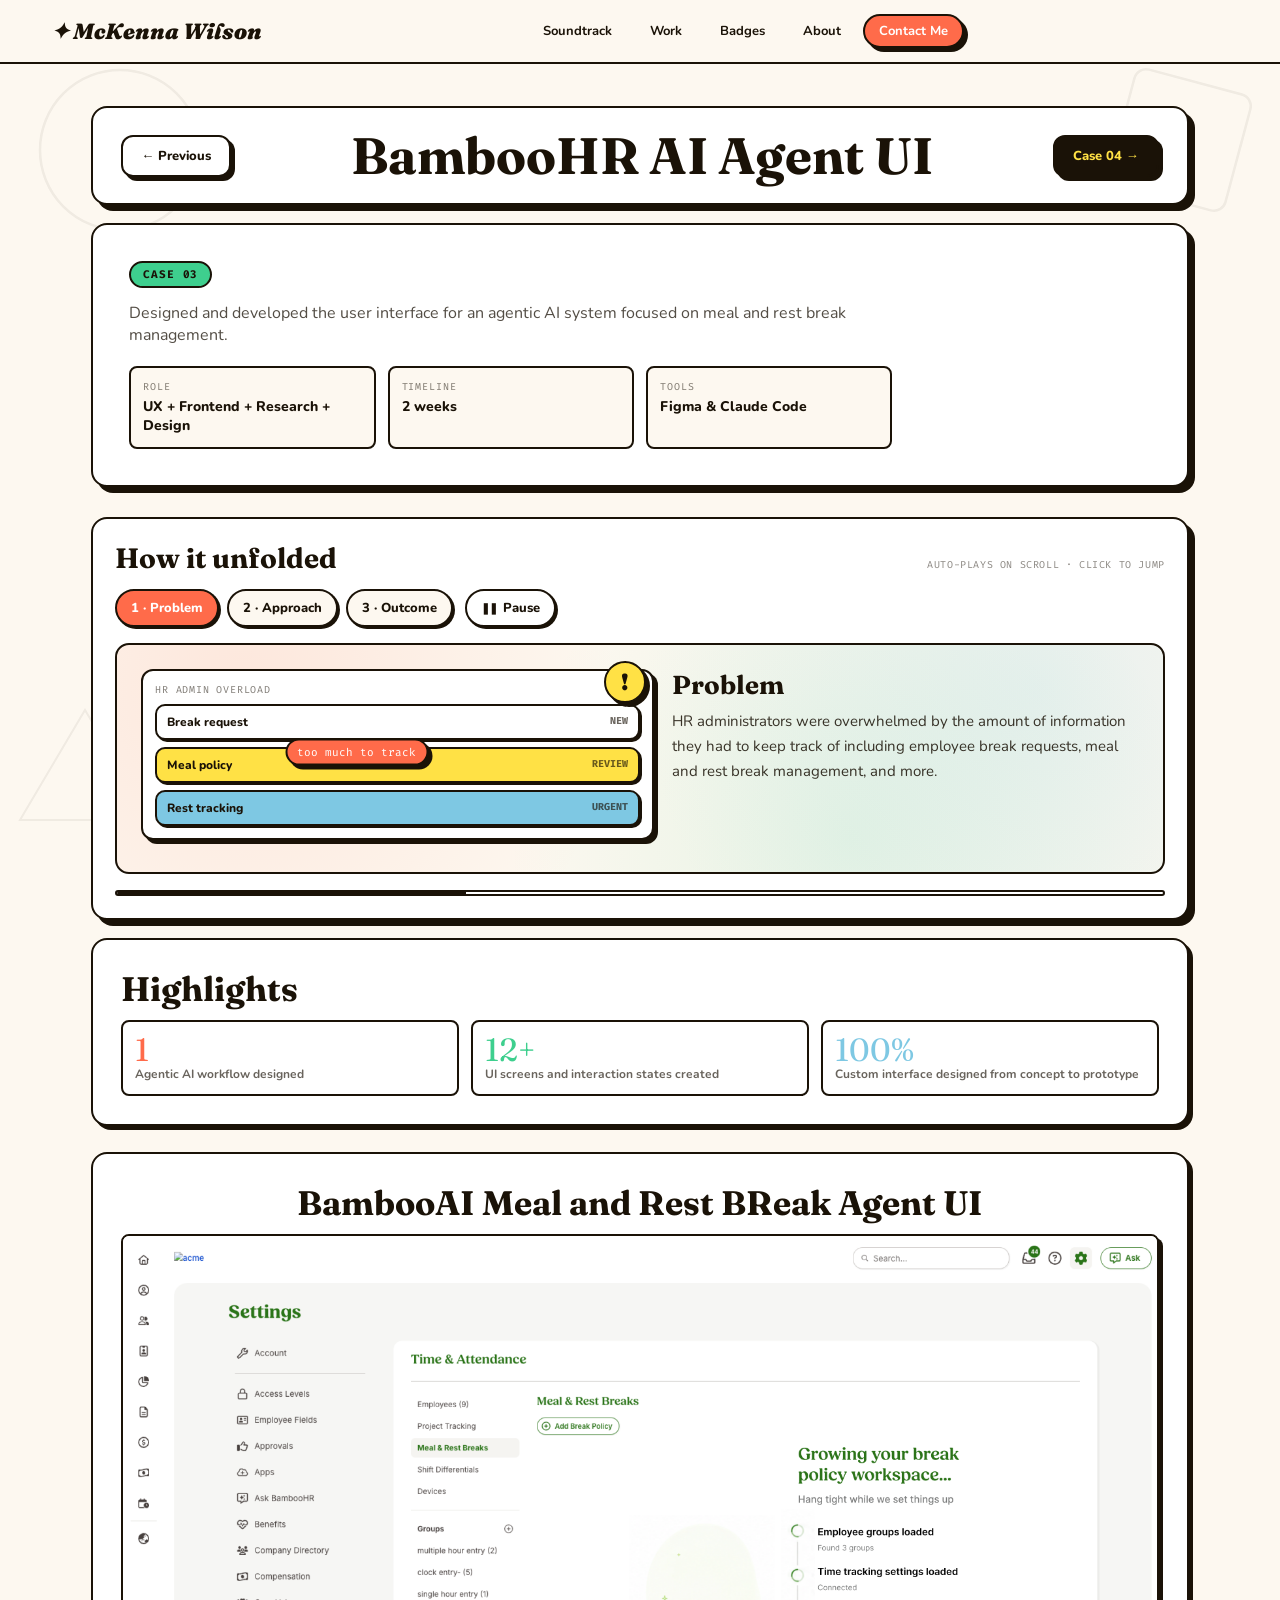
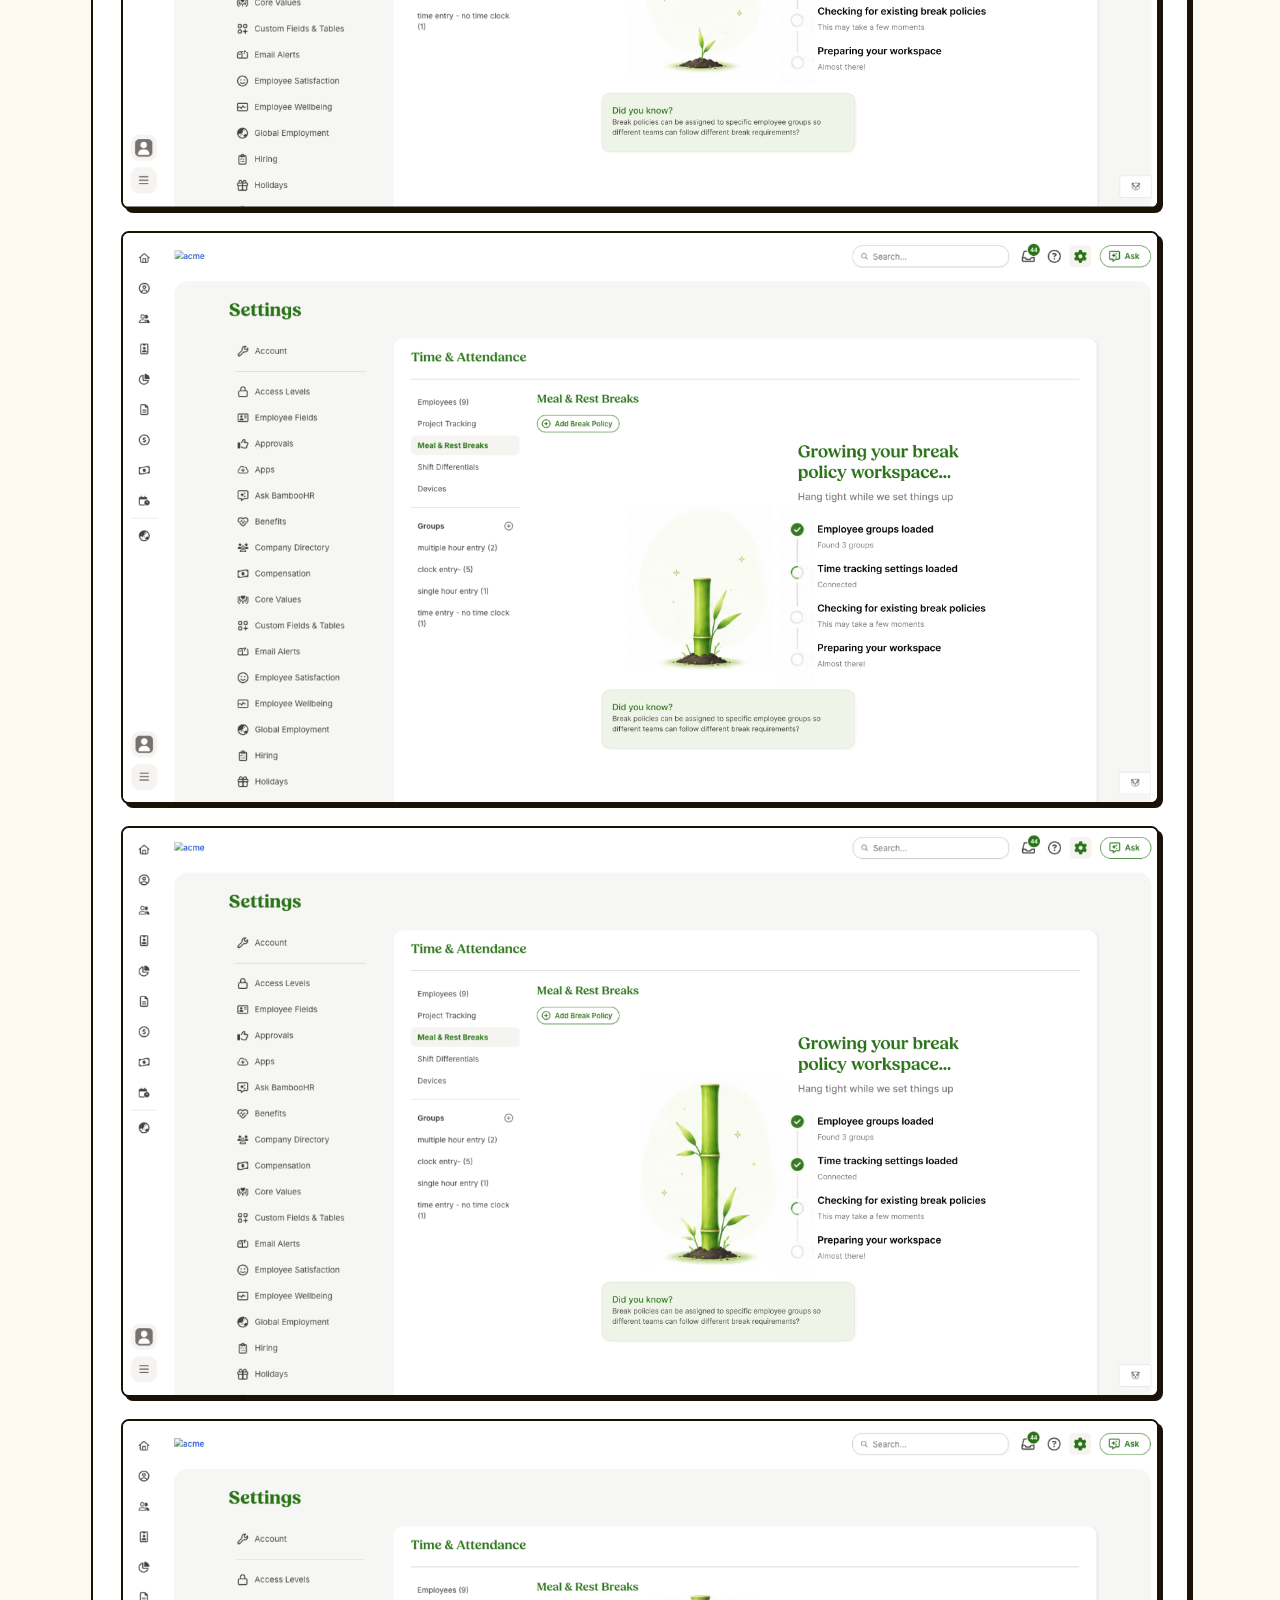
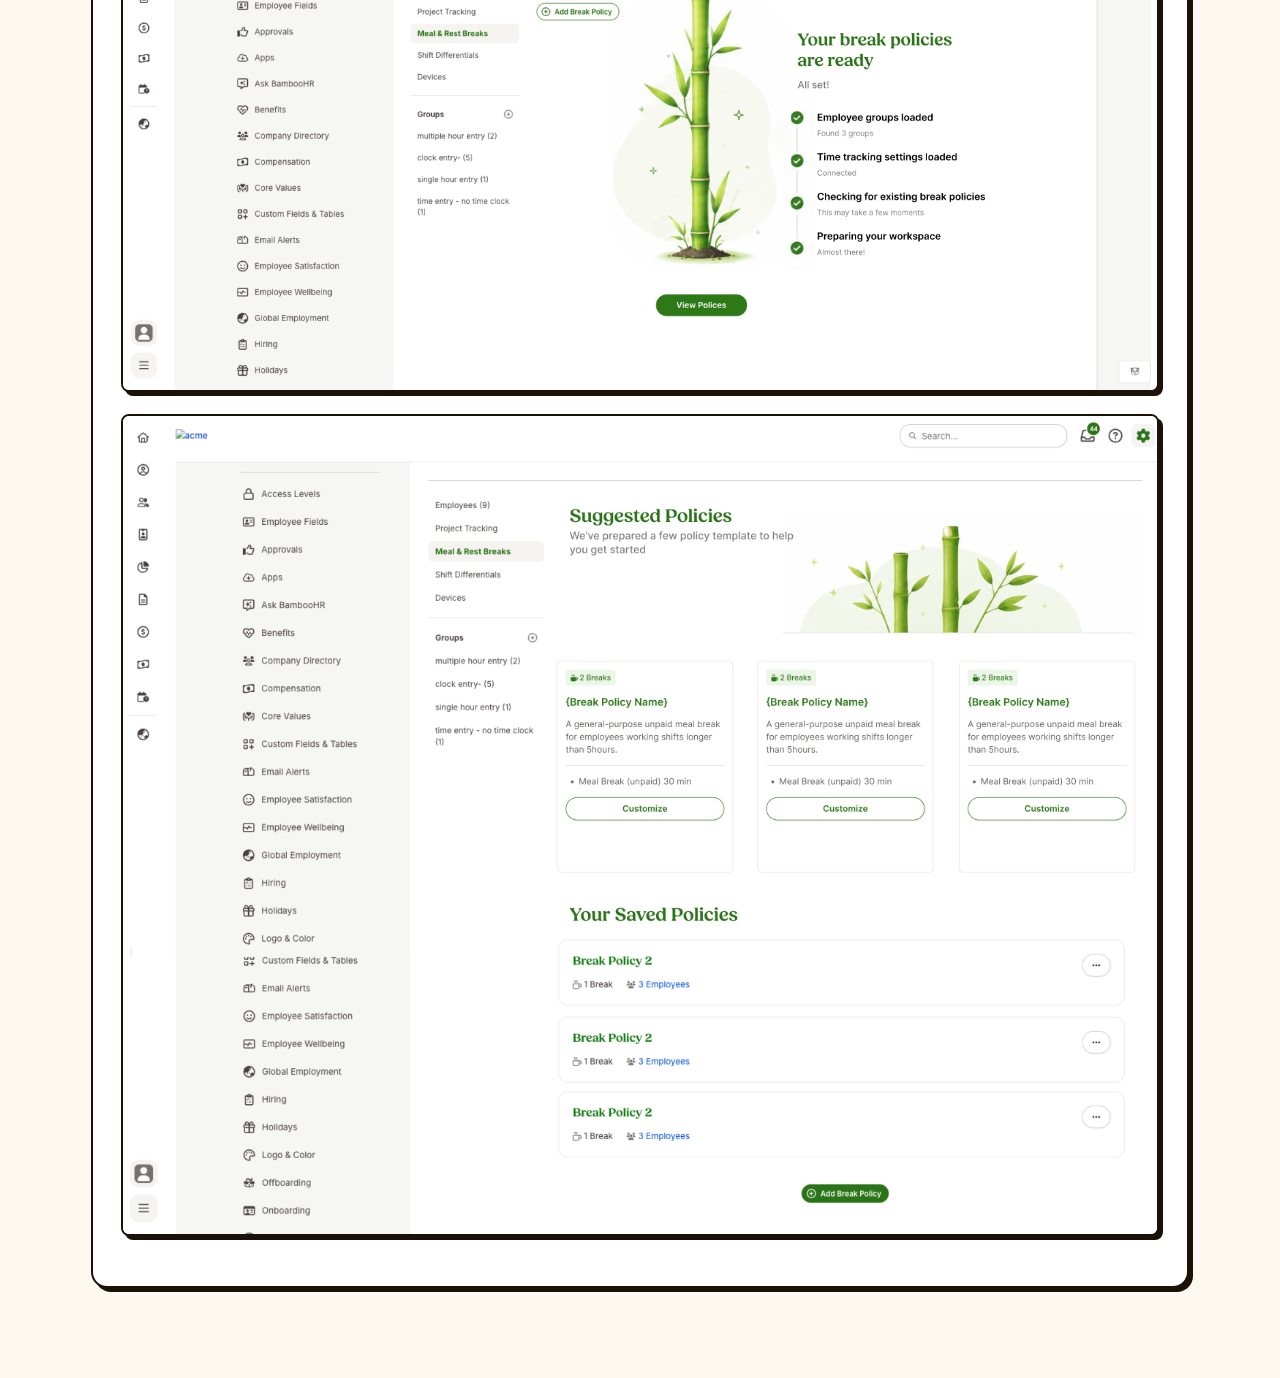
<file: case-studies/bambooai.html>
<!DOCTYPE html>
<html lang="en">
<head>
  <meta charset="UTF-8">
  <meta name="viewport" content="width=device-width, initial-scale=1.0">
  <title>BambooHR AI Agent UI Case Study</title>
  <link rel="icon" type="image/x-icon" href="../assets/favicon.ico">
  <link rel="icon" type="image/png" sizes="32x32" href="../assets/favicon-32x32.png">
  <link rel="icon" type="image/png" sizes="16x16" href="../assets/favicon-16x16.png">
  <link rel="apple-touch-icon" sizes="180x180" href="../assets/apple-touch-icon.png">
  <link rel="preconnect" href="https://fonts.googleapis.com">
  <link href="https://fonts.googleapis.com/css2?family=Fraunces:ital,opsz,wght@0,9..144,300;0,9..144,700;0,9..144,900;1,9..144,300;1,9..144,700&family=Nunito:wght@400;600;700;800;900&family=Fira+Code:wght@400;500&display=swap" rel="stylesheet">
  <link rel="stylesheet" href="case-study.css?v=16">
  <style>
    .domus-gallery {
      margin-top: 26px;
    }
    .domus-gallery h2 {
      text-align: center;
    }
    .domus-gallery img {
      display: block;
      margin: 0 auto 22px;
      max-width: 100%;
      height: auto;
      border: var(--border-w) solid var(--ink);
      border-radius: var(--radius-sm);
      box-shadow: var(--shadow);
      background: #fff;
    }

    /* BambooAI story visuals */
    .scene-problem .inbox {
      display: grid;
      gap: 7px;
    }
    .scene-problem .inbox .item {
      border: 2px solid var(--ink);
      border-radius: 10px;
      background: #fff;
      padding: 8px 10px;
      font-size: 12px;
      font-weight: 800;
      box-shadow: 2px 2px 0 var(--ink);
      display: flex;
      justify-content: space-between;
      gap: 8px;
      animation: wobble 2.2s ease-in-out infinite;
    }
    .scene-problem .inbox .item:nth-child(2) { animation-delay: 0.2s; background: var(--lemon); }
    .scene-problem .inbox .item:nth-child(3) { animation-delay: 0.4s; background: var(--sky); }
    .scene-problem .tag {
      font-family: var(--mono);
      font-size: 10px;
      opacity: 0.65;
      text-transform: uppercase;
    }
    .scene-outcome .chat {
      display: grid;
      gap: 8px;
    }
    .scene-outcome .bubble-user,
    .scene-outcome .bubble-ai {
      border: 2px solid var(--ink);
      border-radius: 14px;
      padding: 10px 12px;
      font-size: 12px;
      font-weight: 700;
      box-shadow: 2px 2px 0 var(--ink);
      max-width: 92%;
    }
    .scene-outcome .bubble-user {
      background: #fff;
      border-radius: 14px 14px 4px 14px;
      justify-self: end;
    }
    .scene-outcome .bubble-ai {
      background: var(--lemon);
      border-radius: 14px 14px 14px 4px;
      animation: bubbleIn 0.5s 0.15s both;
    }
    .scene-outcome .typing {
      display: inline-flex;
      gap: 4px;
      align-items: center;
      margin-left: 4px;
    }
    .scene-outcome .typing i {
      width: 6px;
      height: 6px;
      border-radius: 50%;
      background: var(--ink);
      font-style: normal;
      animation: blink 1s infinite;
    }
    .scene-outcome .typing i:nth-child(2) { animation-delay: 0.15s; }
    .scene-outcome .typing i:nth-child(3) { animation-delay: 0.3s; }
    @keyframes blink {
      0%, 80%, 100% { opacity: 0.25; }
      40% { opacity: 1; }
    }
    @media (max-width: 820px) {
      .content-grid .panel > div { grid-template-columns: 1fr !important; }
    }
  </style>
</head>
<body>
  <div class="doodle-bg">
    <svg viewBox="0 0 1440 900" fill="none" xmlns="http://www.w3.org/2000/svg" preserveAspectRatio="xMidYMid slice">
      <circle cx="200" cy="150" r="80" stroke="#1a1207" stroke-width="2.5"/>
      <rect x="1200" y="80" width="120" height="120" rx="12" stroke="#1a1207" stroke-width="2.5" transform="rotate(15 1260 140)"/>
      <polygon points="100,820 165,710 230,820" stroke="#1a1207" stroke-width="2" fill="none"/>
    </svg>
  </div>

  <div class="nav-backdrop" id="navBackdrop" aria-hidden="true"></div>
  <nav class="case-nav" id="caseNav" aria-label="Case study navigation">
    <a class="nav-logo" href="../index.html?skipLoader=1&v=cassette3">✦ McKenna Wilson</a>
    <div class="nav-menu" id="navMenu">
      <div class="nav-links">
        <a href="../index.html?skipLoader=1&v=cassette3#vibe">Soundtrack</a>
        <a href="../index.html?skipLoader=1&v=cassette3#projects">Work</a>
        <a href="../index.html?skipLoader=1&v=cassette3#achievements">Badges</a>
        <a href="../index.html?skipLoader=1&v=cassette3#about">About</a>
        <a href="../index.html?skipLoader=1&v=cassette3#contact" class="contact-btn">Contact Me</a>
      </div>
    </div>
    <div class="nav-actions">
      <button type="button" class="nav-toggle" id="navToggle" aria-label="Open menu" aria-expanded="false" aria-controls="navMenu">
        <span class="nav-toggle-bar"></span>
        <span class="nav-toggle-bar"></span>
        <span class="nav-toggle-bar"></span>
      </button>
    </div>
  </nav>

  <main class="page">
        <section class="case-title-bar">
      <a class="btn btn-outline" href="bamboohr-automatic-meal-and-rest-breaks.html">← Previous</a>
      <h1>BambooHR AI Agent UI</h1>
      <a class="btn btn-fill" href="wildhorse-ranch-outfitters.html">Case 04 →</a>
    </section>

    <section class="hero">
      <div class="eyebrow">Case 03</div>
      <p class="subtitle">Designed and developed the user interface for an agentic AI system focused on meal and rest break management.</p>
      <div class="meta-grid">
        <div class="meta-item"><div class="meta-label">Role</div><div class="meta-value">UX + Frontend + Research + Design</div></div>
        <div class="meta-item"><div class="meta-label">Timeline</div><div class="meta-value">2 weeks</div></div>
        <div class="meta-item"><div class="meta-label">Tools</div><div class="meta-value">Figma & Claude Code</div></div>
      </div>
    </section>

    <section class="story-reel" id="storyReel" aria-label="Project story animation">
      <div class="story-reel-header">
        <h2>How it unfolded</h2>
        <span class="story-reel-hint">Auto-plays on scroll · click to jump</span>
      </div>

      <div class="story-tabs" role="tablist" aria-label="Story stages">
        <button type="button" class="story-tab is-active" role="tab" aria-selected="true" data-step="0">1 · Problem</button>
        <button type="button" class="story-tab" role="tab" aria-selected="false" data-step="1">2 · Approach</button>
        <button type="button" class="story-tab" role="tab" aria-selected="false" data-step="2">3 · Outcome</button>
        <button type="button" class="story-pause" id="storyPauseBtn" aria-pressed="false" aria-label="Pause story">
          <span class="pause-icon" aria-hidden="true">❚❚</span>
          <span class="pause-label">Pause</span>
        </button>
      </div>

      <div class="story-stage">
        <div class="story-scene scene-problem is-active" data-step="0" role="tabpanel">
          <div class="story-viz" aria-hidden="true">
            <div class="viz-card hr-panel">
              <div class="viz-label">HR admin overload</div>
              <div class="inbox">
                <div class="item"><span>Break request</span><span class="tag">new</span></div>
                <div class="item"><span>Meal policy</span><span class="tag">review</span></div>
                <div class="item"><span>Rest tracking</span><span class="tag">urgent</span></div>
              </div>
            </div>
            <div class="confused">!</div>
            <div class="mismatch">too much to track</div>
          </div>
          <div class="story-copy">
            <h3>Problem</h3>
            <p>HR administrators were overwhelmed by the amount of information they had to keep track of including employee break requests, meal and rest break management, and more.</p>
          </div>
        </div>

        <div class="story-scene scene-approach" data-step="1" role="tabpanel" hidden>
          <div class="story-viz" aria-hidden="true">
            <span class="spark">✦</span>
            <div class="stack">
              <div class="chip">Interview HR administrators</div>
              <div class="chip">Persona + journey map</div>
              <div class="chip">Agent UI in Figma + Claude Code</div>
            </div>
            <div class="count-up">
              <div class="stat"><strong>UX</strong><span>research</span></div>
              <div class="stat"><strong>Map</strong><span>journey</span></div>
              <div class="stat"><strong>UI</strong><span>agent</span></div>
            </div>
          </div>
          <div class="story-copy">
            <h3>Approach</h3>
            <p>Conducting user research and interviews with HR administrators to understand their pain points and needs. I then created a user persona and user journey map to help guide the design of the agentic AI system. I then designed the UI for the agentic AI system in Figma and Claude Code.</p>
            <ul>
              <li>Interviewed HR administrators to understand their pain points and needs.</li>
              <li>Created a user persona and user journey map to help guide the design of the agentic AI system.</li>
              <li>Designed the UI for the agentic AI system in Figma and Claude Code.</li>
            </ul>
          </div>
        </div>

        <div class="story-scene scene-outcome" data-step="2" role="tabpanel" hidden>
          <div class="story-viz" aria-hidden="true">
            <div class="chat">
              <div class="bubble-user">Help me review today’s break requests.</div>
              <div class="bubble-ai">
                Gathering policy + requests
                <span class="typing" aria-hidden="true"><i></i><i></i><i></i></span>
              </div>
            </div>
            <div class="check"><i>✓</i> Faster break management · high engagement while the agent works</div>
          </div>
          <div class="story-copy">
            <h3>Outcome</h3>
            <p>The agentic AI system helped HR administrators manage break requests and meal and rest break management more efficiently. And the user engagement while the AI agent was gathering information was high.</p>
          </div>
        </div>
      </div>

      <div class="story-progress" aria-hidden="true"><span id="storyProgressBar"></span></div>
    </section>

    <section class="content-grid">
      <aside class="panel" style="grid-column: 1 / -1;">
        <h2>Highlights</h2>
        <div style="display:grid; grid-template-columns: repeat(3, minmax(0,1fr)); gap:12px;">
          <div class="kpi" style="margin:0">
            <div class="kpi-num" style="color:var(--coral)">1</div>
            <div class="kpi-label">Agentic AI workflow designed</div>
          </div>
          <div class="kpi" style="margin:0">
            <div class="kpi-num" style="color:var(--mint)">12+</div>
            <div class="kpi-label">UI screens and interaction states created</div>
          </div>
          <div class="kpi" style="margin:0">
            <div class="kpi-num" style="color:var(--sky)">100%</div>
            <div class="kpi-label">Custom interface designed from concept to prototype</div>
          </div>
        </div>
      </aside>
    </section>

    <article class="panel domus-gallery">
      <h2>BambooAI Meal and Rest BReak Agent UI</h2>
      <img src="../assets/bambooai-1.png" alt="Phase 1 of the agentic AI system">
      <img src="../assets/bambooai-2.png" alt="Phase 2 of the agentic AI system">
      <img src="../assets/bambooai-3.png" alt="Phase 3 of the agentic AI system">
      <img src="../assets/bambooai-4.png" alt="Phase 4 of the agentic AI system">
      <img src="../assets/bambooai-5.png" alt="Final UI of the agentic AI system">
    </article>

  </main>
  <script src="../assets/vibes/vibe-persist.js?v=20261105d"></script>
  <script src="case-study.js?v=10"></script>
</body>
</html>
</file>
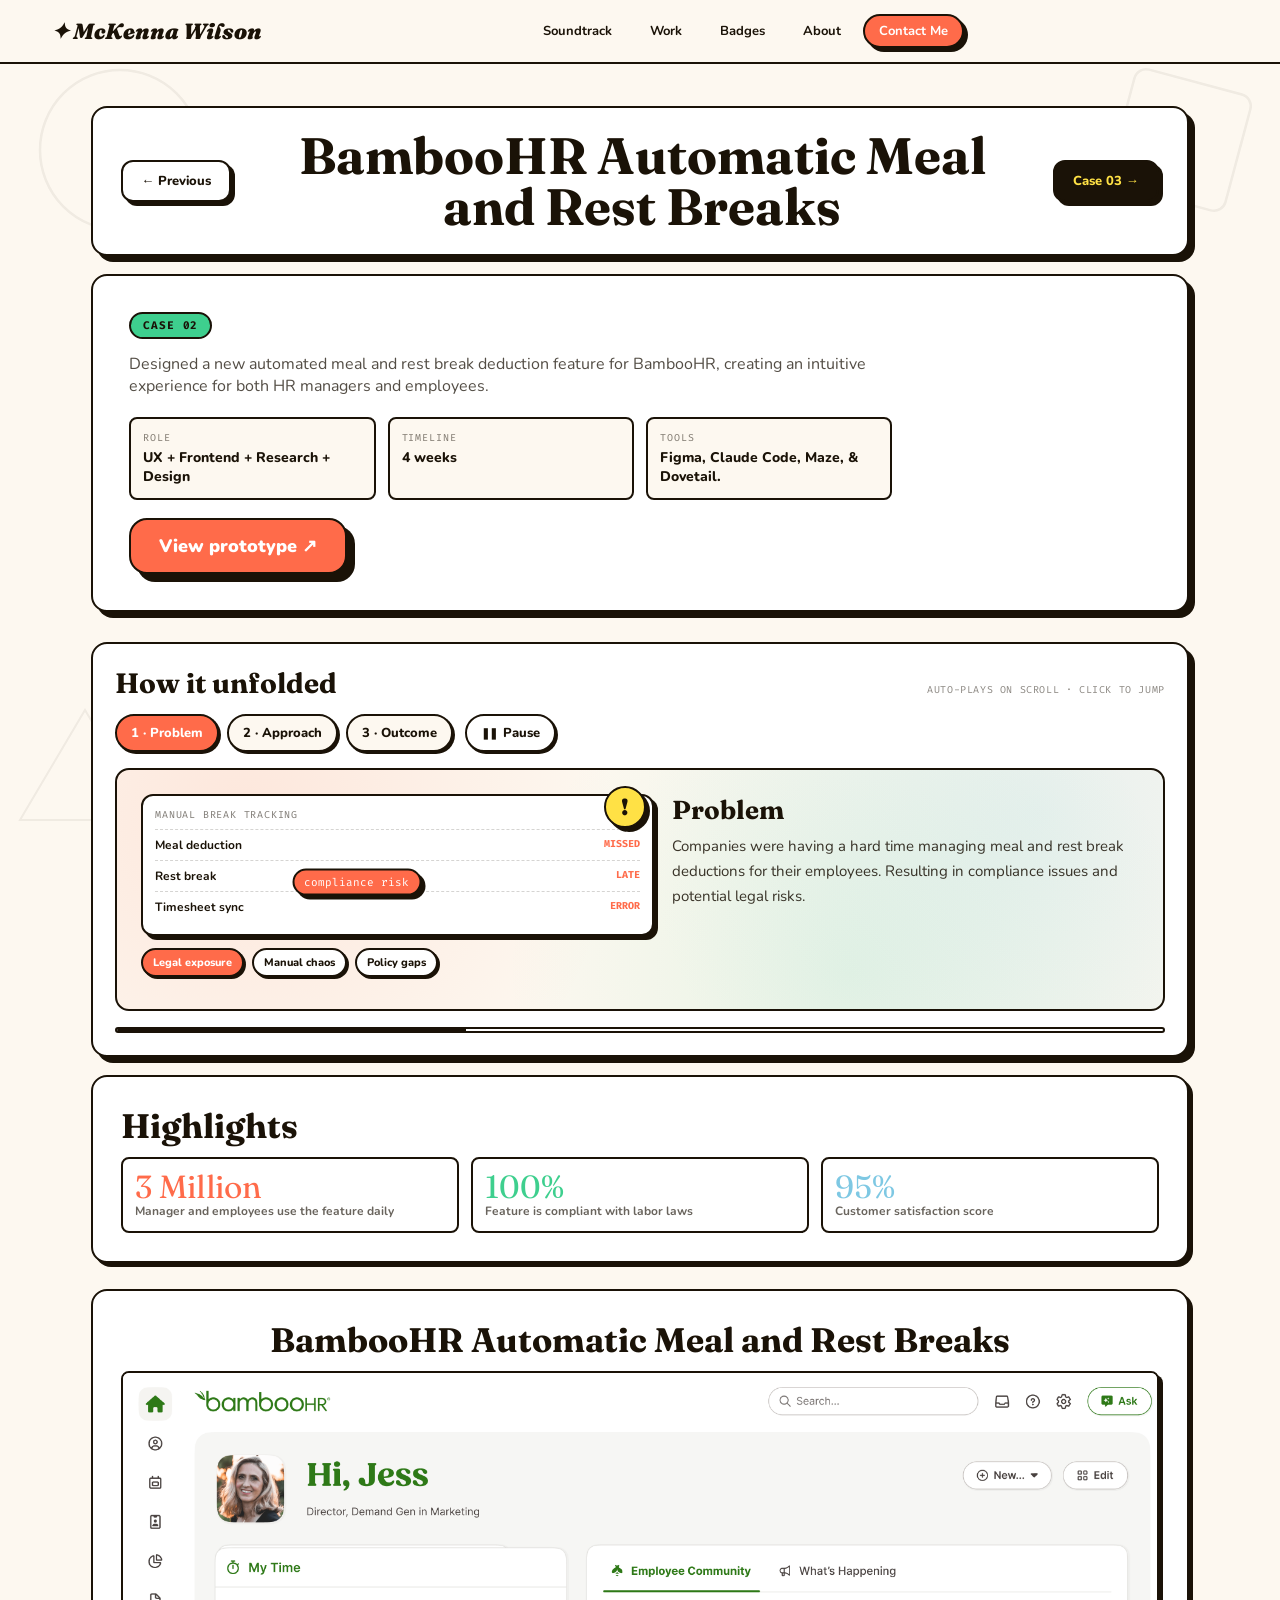
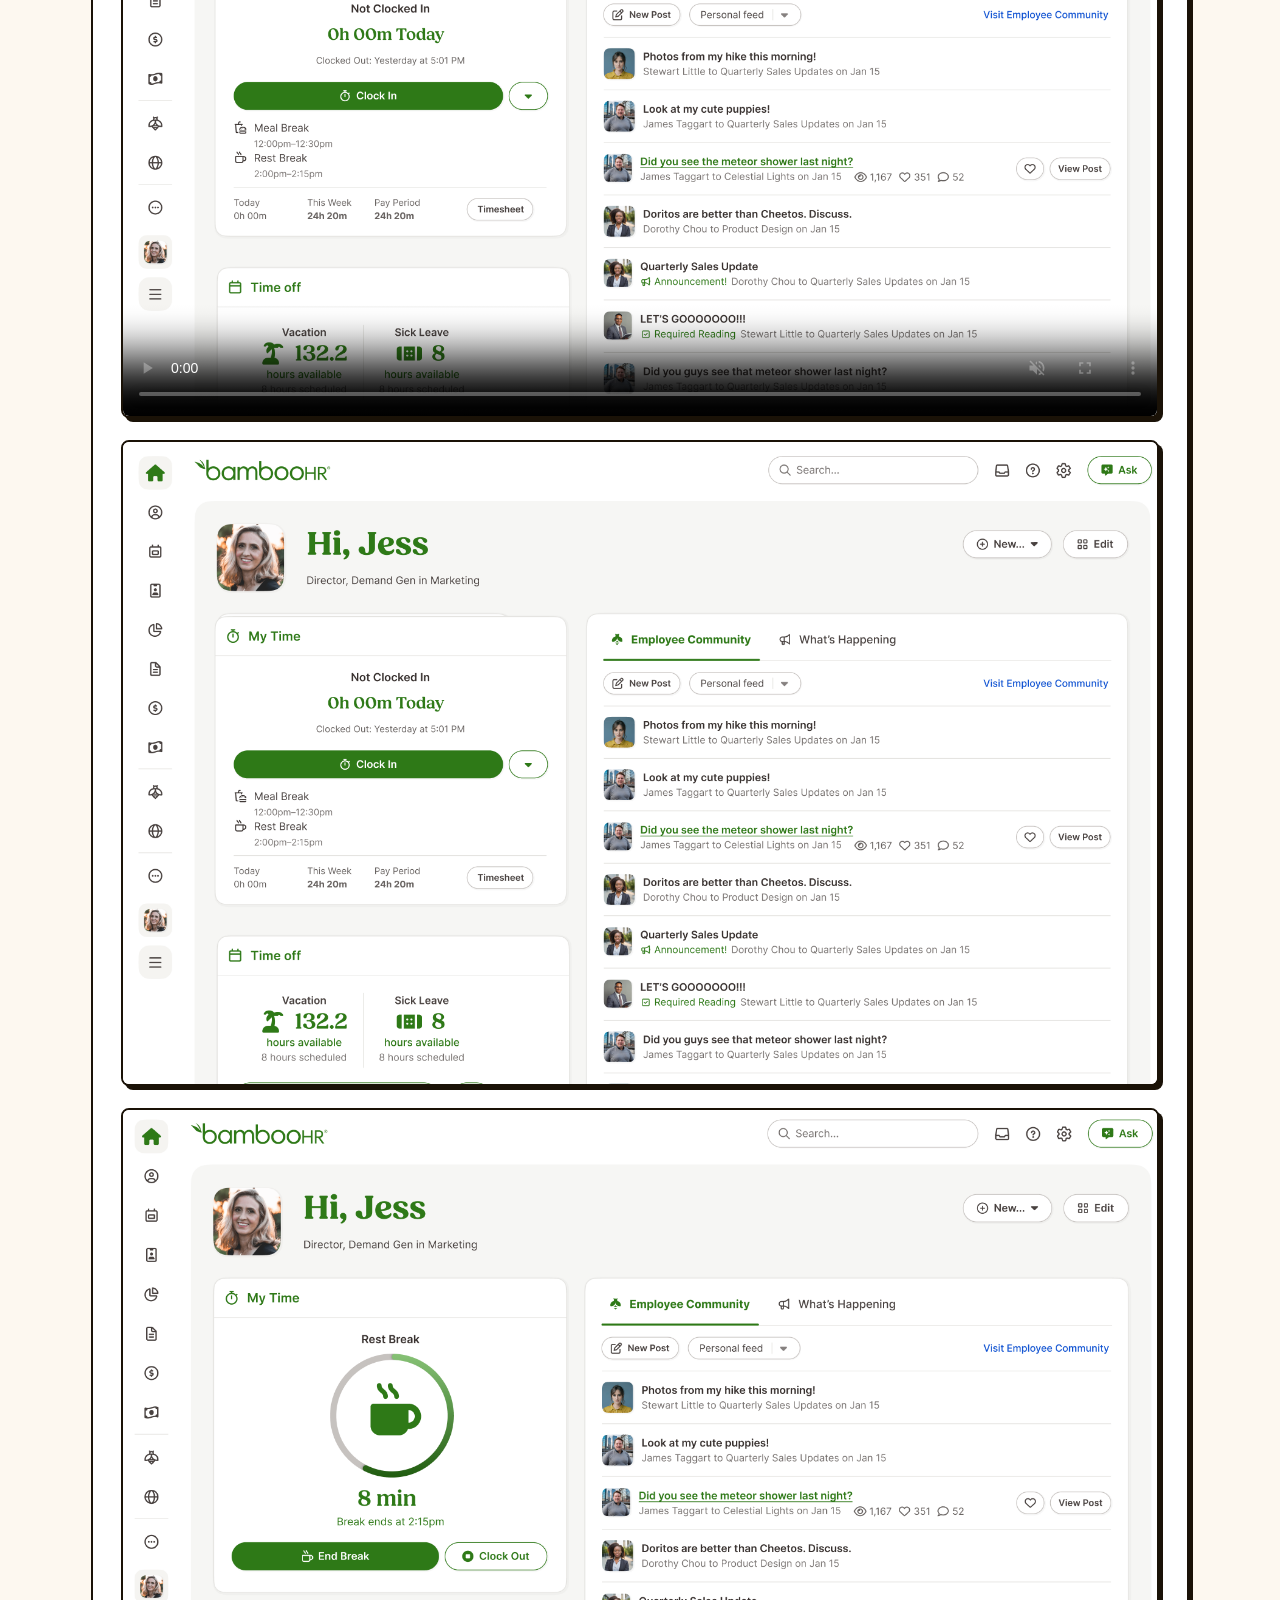
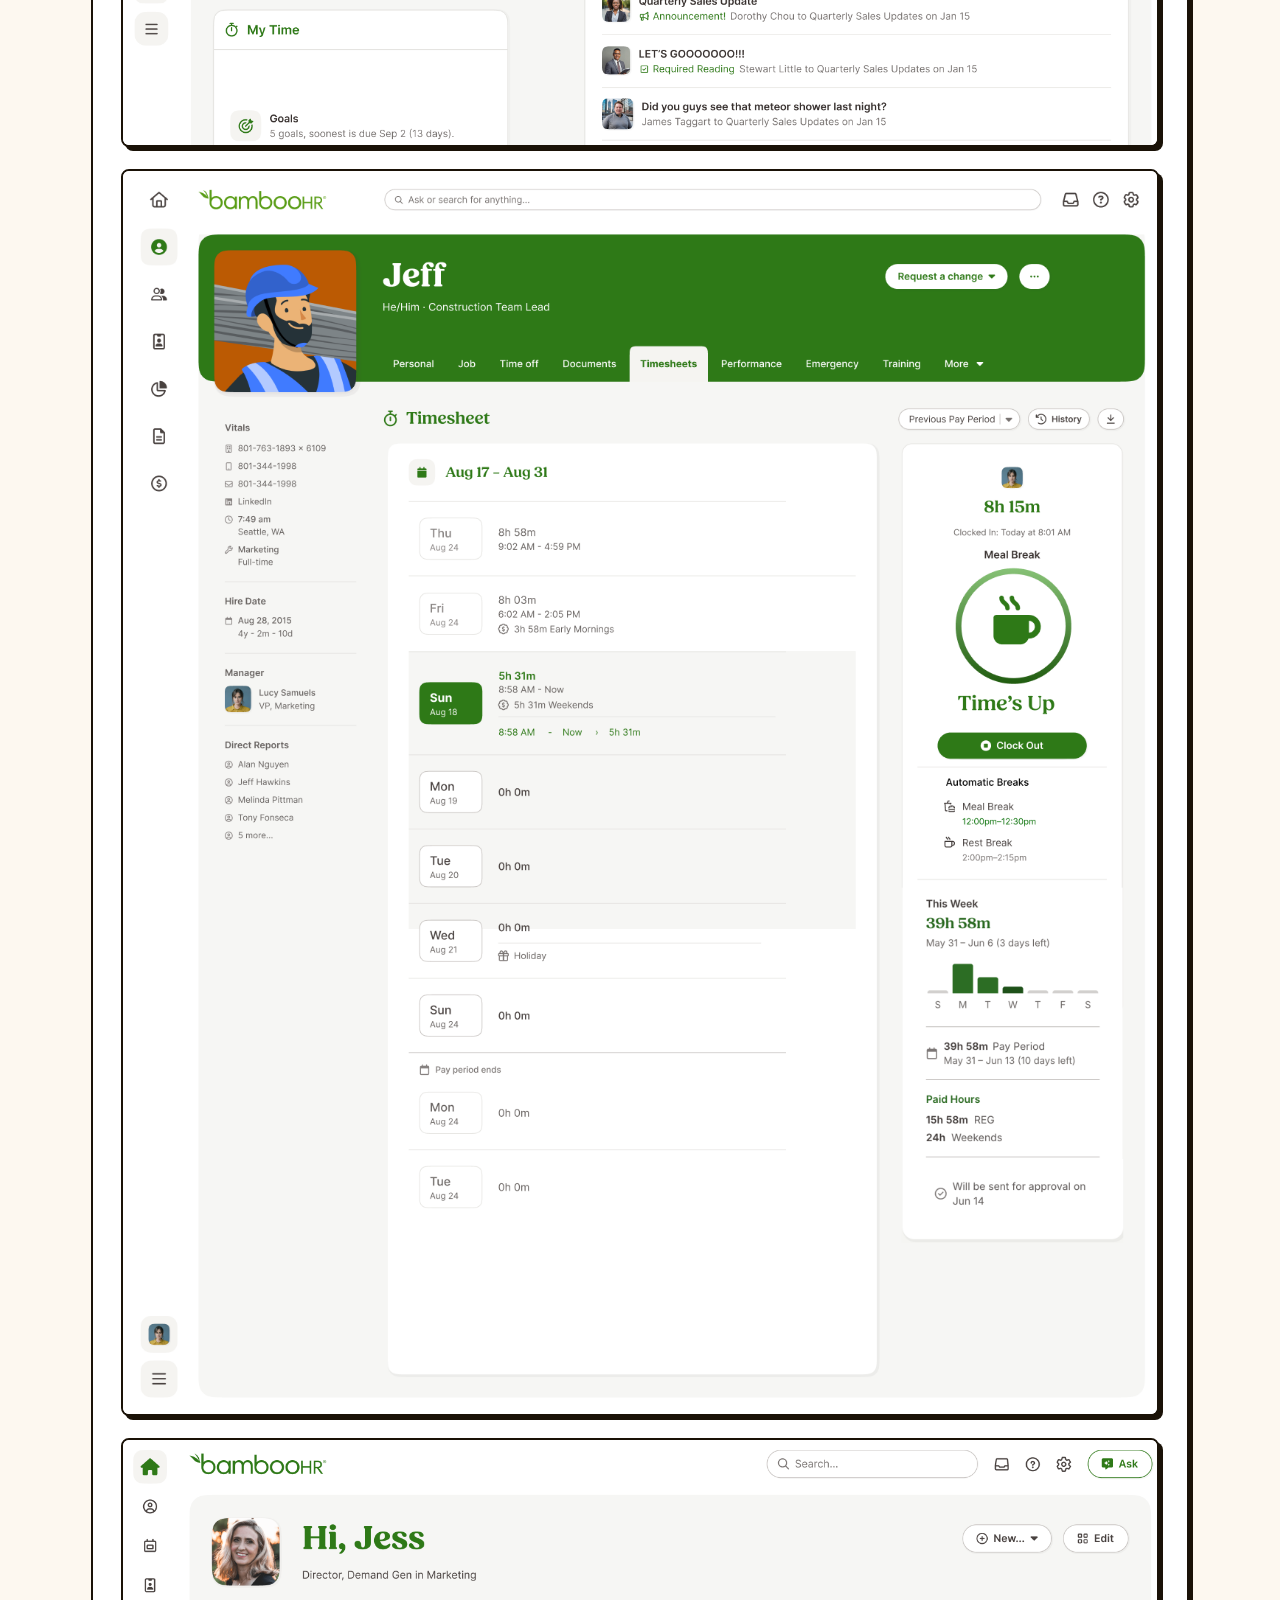
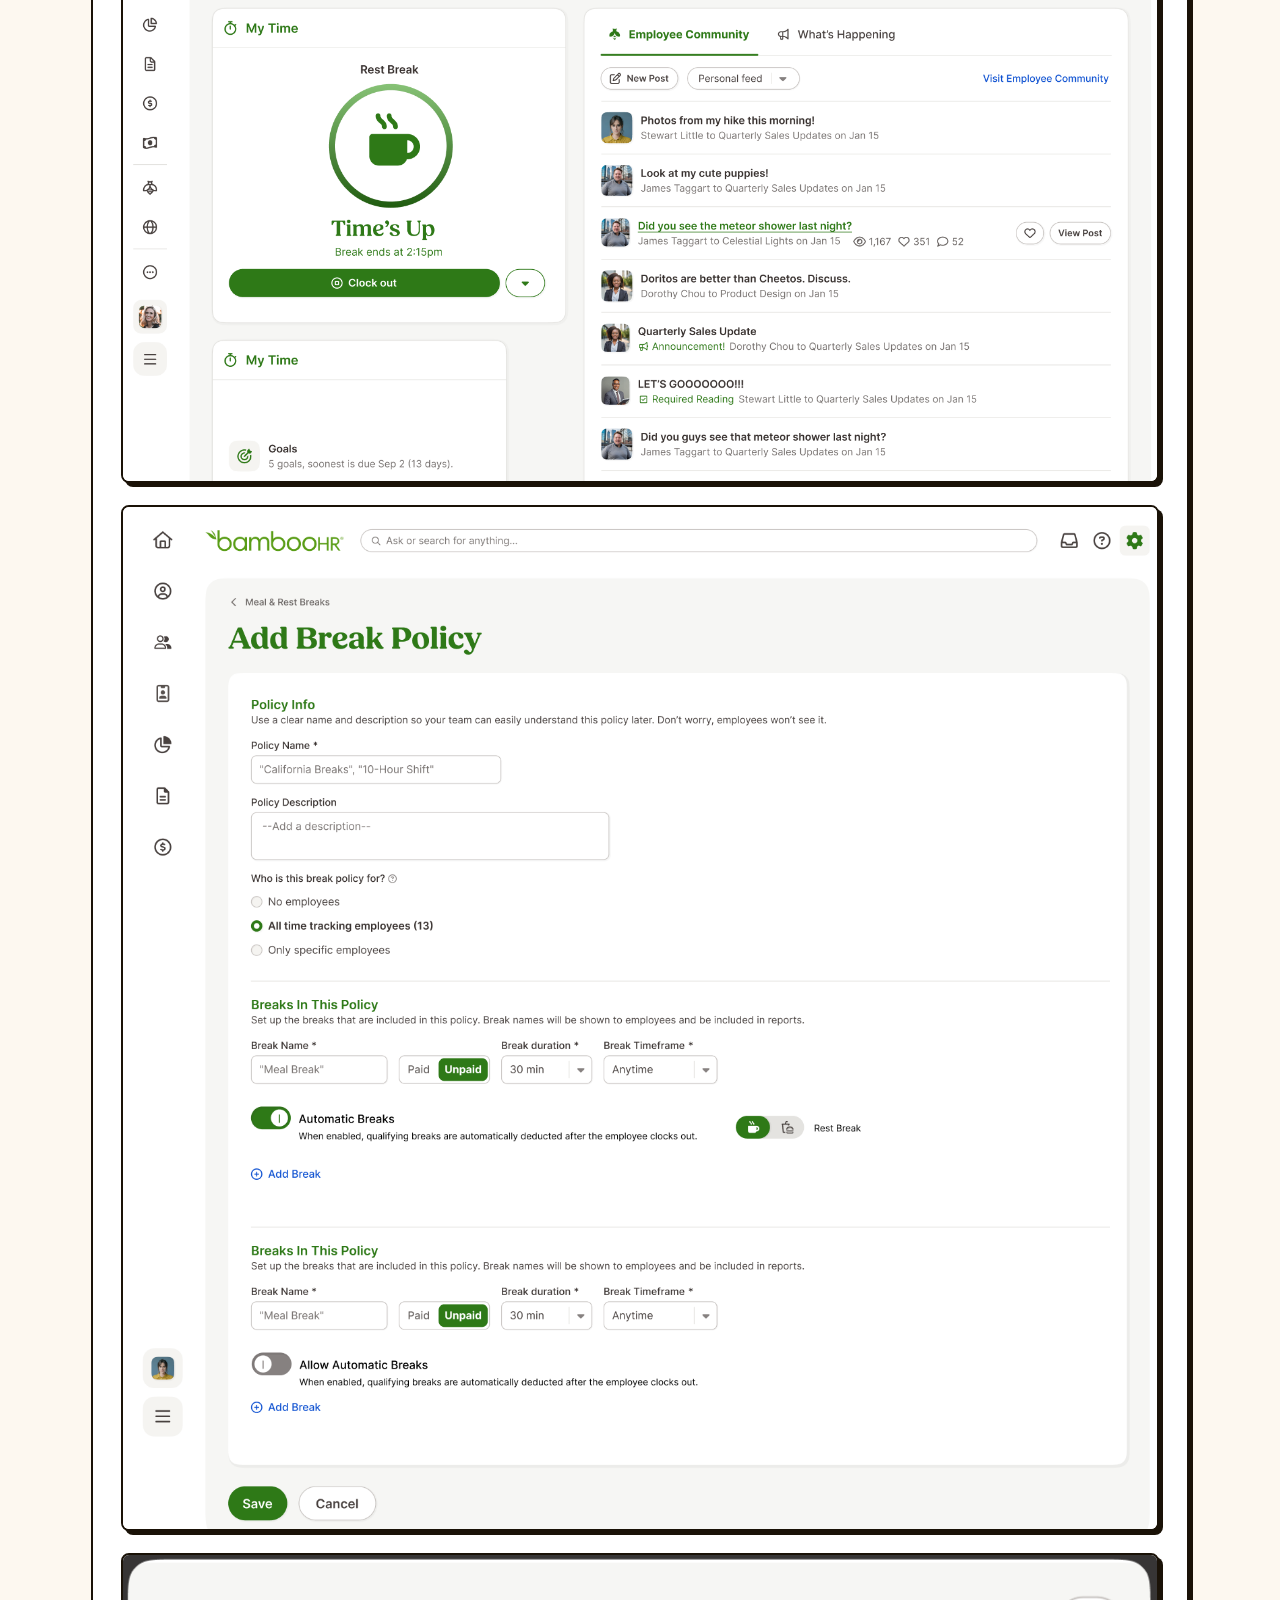
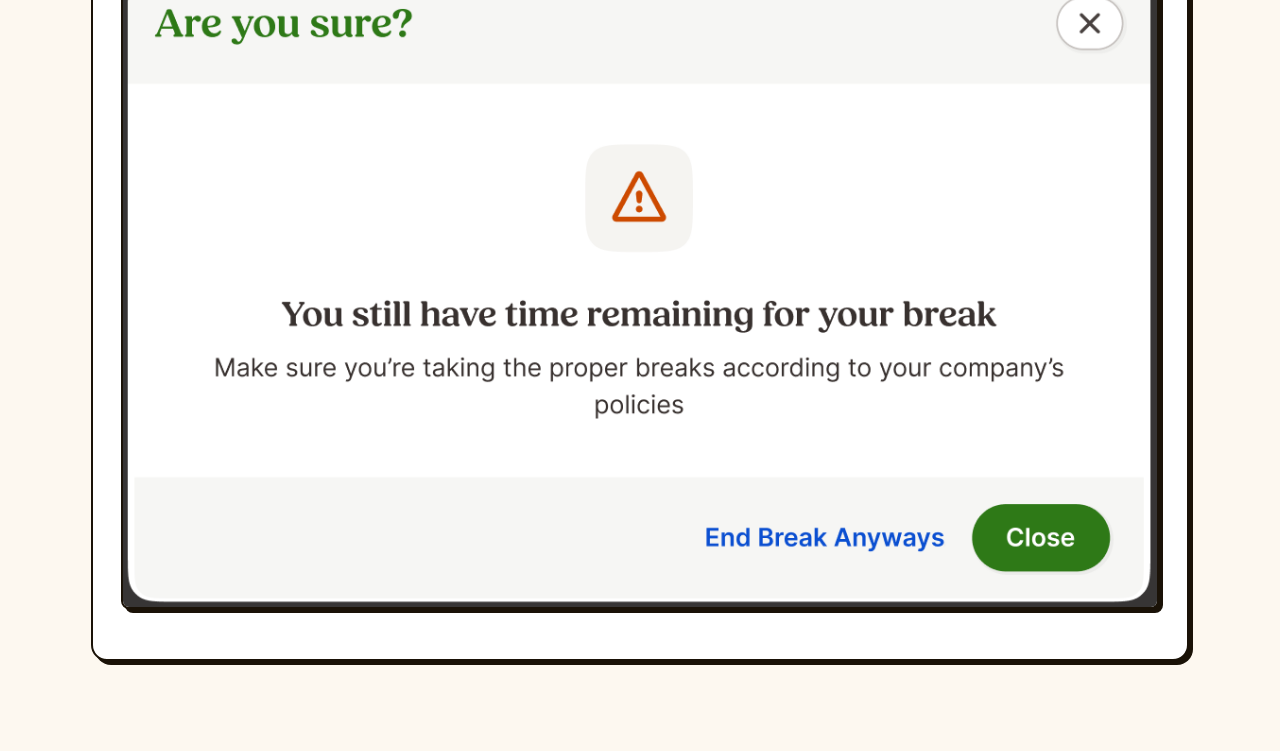
<file: case-studies/bamboohr-automatic-meal-and-rest-breaks.html>
<!DOCTYPE html>
<html lang="en">
<head>
  <meta charset="UTF-8">
  <meta name="viewport" content="width=device-width, initial-scale=1.0">
  <title>BambooHR Automatic Meal and Rest Breaks Case Study</title>
  <link rel="icon" type="image/x-icon" href="../assets/favicon.ico">
  <link rel="icon" type="image/png" sizes="32x32" href="../assets/favicon-32x32.png">
  <link rel="icon" type="image/png" sizes="16x16" href="../assets/favicon-16x16.png">
  <link rel="apple-touch-icon" sizes="180x180" href="../assets/apple-touch-icon.png">
  <link rel="preconnect" href="https://fonts.googleapis.com">
  <link href="https://fonts.googleapis.com/css2?family=Fraunces:ital,opsz,wght@0,9..144,300;0,9..144,700;0,9..144,900;1,9..144,300;1,9..144,700&family=Nunito:wght@400;600;700;800;900&family=Fira+Code:wght@400;500&display=swap" rel="stylesheet">
  <link rel="stylesheet" href="case-study.css?v=16">
  <style>
    .domus-gallery {
      margin-top: 26px;
    }
    .domus-gallery h2 {
      text-align: center;
    }
    .domus-gallery img {
      display: block;
      margin: 0 auto 22px;
      max-width: 100%;
      height: auto;
      border: var(--border-w) solid var(--ink);
      border-radius: var(--radius-sm);
      box-shadow: var(--shadow);
      background: #fff;
    }
    .domus-gallery video {
      display: block;
      width: 100%;
      max-width: 100%;
      height: auto;
      margin: 0 auto 22px;
      border: var(--border-w) solid var(--ink);
      border-radius: var(--radius-sm);
      box-shadow: var(--shadow);
      background: #fff;
    }
    .prototype-action {
      margin-top: 18px;
    }
    .prototype-link {
      display: inline-block;
      text-decoration: none;
      border: var(--border-w) solid var(--ink);
      border-radius: 18px;
      padding: 14px 28px;
      background: var(--coral);
      color: #fff;
      box-shadow: 8px 8px 0 var(--ink);
      font-size: 18px;
      font-weight: 900;
      transition: transform 0.15s, box-shadow 0.15s, background 0.15s;
    }
    .prototype-link:hover {
      background: #ff5c39;
      transform: translate(-2px, -2px);
      box-shadow: var(--shadow-lg);
    }

    /* Meal/rest break story visuals */
    .scene-problem .break-row {
      display: flex;
      justify-content: space-between;
      gap: 8px;
      padding: 7px 0;
      border-top: 1.5px dashed rgba(26,18,7,0.18);
      font-size: 12px;
      font-weight: 700;
    }
    .scene-problem .break-row:first-of-type { border-top: 0; }
    .scene-problem .warn {
      color: var(--coral);
      font-family: var(--mono);
      font-size: 10px;
      text-transform: uppercase;
    }
    .scene-problem .risk-stack {
      margin-top: 12px;
      display: flex;
      flex-wrap: wrap;
      gap: 8px;
    }
    .scene-problem .risk-pill {
      border: 2px solid var(--ink);
      border-radius: 999px;
      padding: 5px 10px;
      font-size: 11px;
      font-weight: 800;
      background: #fff;
      box-shadow: 2px 2px 0 var(--ink);
    }
    .scene-problem .risk-pill.hot {
      background: var(--coral);
      color: #fff;
      animation: popAsk 1.5s ease-in-out infinite;
    }
    .scene-outcome .flow-line {
      height: 4px;
      border-radius: 999px;
      background: linear-gradient(90deg, var(--coral), var(--mint));
      border: 2px solid var(--ink);
      margin: 10px 0 4px;
      transform-origin: left center;
      animation: growLine 1.2s ease both;
    }
    @keyframes growLine {
      from { transform: scaleX(0.2); opacity: 0.4; }
      to { transform: scaleX(1); opacity: 1; }
    }
    @media (max-width: 820px) {
      .content-grid .panel > div { grid-template-columns: 1fr !important; }
    }
  </style>
</head>
<body>
  <div class="doodle-bg">
    <svg viewBox="0 0 1440 900" fill="none" xmlns="http://www.w3.org/2000/svg" preserveAspectRatio="xMidYMid slice">
      <circle cx="200" cy="150" r="80" stroke="#1a1207" stroke-width="2.5"/>
      <rect x="1200" y="80" width="120" height="120" rx="12" stroke="#1a1207" stroke-width="2.5" transform="rotate(15 1260 140)"/>
      <polygon points="100,820 165,710 230,820" stroke="#1a1207" stroke-width="2" fill="none"/>
    </svg>
  </div>

  <div class="nav-backdrop" id="navBackdrop" aria-hidden="true"></div>
  <nav class="case-nav" id="caseNav" aria-label="Case study navigation">
    <a class="nav-logo" href="../index.html?skipLoader=1&v=cassette3">✦ McKenna Wilson</a>
    <div class="nav-menu" id="navMenu">
      <div class="nav-links">
        <a href="../index.html?skipLoader=1&v=cassette3#vibe">Soundtrack</a>
        <a href="../index.html?skipLoader=1&v=cassette3#projects">Work</a>
        <a href="../index.html?skipLoader=1&v=cassette3#achievements">Badges</a>
        <a href="../index.html?skipLoader=1&v=cassette3#about">About</a>
        <a href="../index.html?skipLoader=1&v=cassette3#contact" class="contact-btn">Contact Me</a>
      </div>
    </div>
    <div class="nav-actions">
      <button type="button" class="nav-toggle" id="navToggle" aria-label="Open menu" aria-expanded="false" aria-controls="navMenu">
        <span class="nav-toggle-bar"></span>
        <span class="nav-toggle-bar"></span>
        <span class="nav-toggle-bar"></span>
      </button>
    </div>
  </nav>

  <main class="page">
        <section class="case-title-bar">
      <a class="btn btn-outline" href="time-attendance-onboarding-ai.html">← Previous</a>
      <h1>BambooHR Automatic Meal and Rest Breaks</h1>
      <a class="btn btn-fill" href="bambooai.html">Case 03 →</a>
    </section>

    <section class="hero">
      <div class="eyebrow">Case 02</div>
      <p class="subtitle">Designed a new automated meal and rest break deduction feature for BambooHR, creating an intuitive experience for both HR managers and employees.</p>
      <div class="meta-grid">
        <div class="meta-item"><div class="meta-label">Role</div><div class="meta-value">UX + Frontend + Research + Design</div></div>
        <div class="meta-item"><div class="meta-label">Timeline</div><div class="meta-value">4 weeks</div></div>
        <div class="meta-item"><div class="meta-label">Tools</div><div class="meta-value">Figma, Claude Code, Maze, & Dovetail.</div></div>
      </div>
      <div class="prototype-action">
        <a class="prototype-link" href="https://automatic-breaks-handoff.netlify.app" target="_blank" rel="noopener noreferrer">View prototype ↗</a>
      </div>
    </section>

    <section class="story-reel" id="storyReel" aria-label="Project story animation">
      <div class="story-reel-header">
        <h2>How it unfolded</h2>
        <span class="story-reel-hint">Auto-plays on scroll · click to jump</span>
      </div>

      <div class="story-tabs" role="tablist" aria-label="Story stages">
        <button type="button" class="story-tab is-active" role="tab" aria-selected="true" data-step="0">1 · Problem</button>
        <button type="button" class="story-tab" role="tab" aria-selected="false" data-step="1">2 · Approach</button>
        <button type="button" class="story-tab" role="tab" aria-selected="false" data-step="2">3 · Outcome</button>
        <button type="button" class="story-pause" id="storyPauseBtn" aria-pressed="false" aria-label="Pause story">
          <span class="pause-icon" aria-hidden="true">❚❚</span>
          <span class="pause-label">Pause</span>
        </button>
      </div>

      <div class="story-stage">
        <div class="story-scene scene-problem is-active" data-step="0" role="tabpanel">
          <div class="story-viz" aria-hidden="true">
            <div class="viz-card hr-panel">
              <div class="viz-label">Manual break tracking</div>
              <div class="break-row"><span>Meal deduction</span><span class="warn">missed</span></div>
              <div class="break-row"><span>Rest break</span><span class="warn">late</span></div>
              <div class="break-row"><span>Timesheet sync</span><span class="warn">error</span></div>
            </div>
            <div class="confused">!</div>
            <div class="mismatch">compliance risk</div>
            <div class="risk-stack">
              <span class="risk-pill hot">Legal exposure</span>
              <span class="risk-pill">Manual chaos</span>
              <span class="risk-pill">Policy gaps</span>
            </div>
          </div>
          <div class="story-copy">
            <h3>Problem</h3>
            <p>Companies were having a hard time managing meal and rest break deductions for their employees. Resulting in compliance issues and potential legal risks.</p>
          </div>
        </div>

        <div class="story-scene scene-approach" data-step="1" role="tabpanel" hidden>
          <div class="story-viz" aria-hidden="true">
            <span class="spark">✦</span>
            <div class="stack">
              <div class="chip">🌍 Global customer interviews</div>
              <div class="chip">Figma + Claude Code with eng</div>
              <div class="chip">Usability testing with real users</div>
            </div>
            <div class="count-up">
              <div class="stat"><strong>UX</strong><span>research</span></div>
              <div class="stat"><strong>UI</strong><span>handoff</span></div>
              <div class="stat"><strong>QA</strong><span>user tests</span></div>
            </div>
          </div>
          <div class="story-copy">
            <h3>Approach</h3>
            <p>Conducted user research and interviews with customers around the globe to understand their pain points and needs. Worked with front-end developers to design the UI for the automated meal and rest break deduction feature in Figma and Claude Code.</p>
            <ul>
              <li>Interviewed customers around the globe to understand their pain points and needs.</li>
              <li>Worked with front-end developers to design the UI for the automated meal and rest break deduction feature in Figma and Claude Code.</li>
              <li>Tested the feature with users to ensure it was easy to use and met their needs.</li>
            </ul>
          </div>
        </div>

        <div class="story-scene scene-outcome" data-step="2" role="tabpanel" hidden>
          <div class="story-viz" aria-hidden="true">
            <div class="sync-row">
              <div class="viz-card">
                <div class="viz-label">Policy set</div>
                <div class="break-row" style="border:0;padding:6px 0;display:flex;justify-content:space-between;font-size:12px;font-weight:700"><span>Auto meal</span><span class="toggle on"></span></div>
                <div class="break-row" style="border-top:1.5px dashed rgba(26,18,7,0.18);padding:6px 0;display:flex;justify-content:space-between;font-size:12px;font-weight:700"><span>Auto rest</span><span class="toggle on"></span></div>
              </div>
              <div class="bridge">✓</div>
              <div class="viz-card">
                <div class="viz-label">Compliant payroll</div>
                <div class="flow-line"></div>
                <div style="font-size:12px;font-weight:800;margin-top:8px">Deductions run automatically</div>
              </div>
            </div>
            <div class="ai-bubble">Breaks deduct on schedule — no manual chase, lower legal risk.</div>
            <div class="check"><i>✓</i> Efficient + compliant break management</div>
          </div>
          <div class="story-copy">
            <h3>Outcome</h3>
            <p>The automated meal and rest break deduction feature helped companies manage meal and rest break deductions more efficiently and compliantly. Saving companies from potential legal risks and compliance issues.</p>
          </div>
        </div>
      </div>

      <div class="story-progress" aria-hidden="true"><span id="storyProgressBar"></span></div>
    </section>

    <section class="content-grid">
      <aside class="panel" style="grid-column: 1 / -1;">
        <h2>Highlights</h2>
        <div style="display:grid; grid-template-columns: repeat(3, minmax(0,1fr)); gap:12px;">
          <div class="kpi" style="margin:0">
            <div class="kpi-num" style="color:var(--coral)">3 Million</div>
            <div class="kpi-label">Manager and employees use the feature daily</div>
          </div>
          <div class="kpi" style="margin:0">
            <div class="kpi-num" style="color:var(--mint)">100%</div>
            <div class="kpi-label">Feature is compliant with labor laws</div>
          </div>
          <div class="kpi" style="margin:0">
            <div class="kpi-num" style="color:var(--sky)">95%</div>
            <div class="kpi-label">Customer satisfaction score</div>
          </div>
        </div>
      </aside>
    </section>

    <article class="panel domus-gallery">
      <h2>BambooHR Automatic Meal and Rest Breaks</h2>
      <video class="autoplay-gallery-video" controls autoplay muted loop playsinline preload="auto" poster="../assets/clock-in.png">
        <source src="../assets/automatic-breaks-handoff-demo.mp4" type="video/mp4">
        <source src="../assets/automatic-breaks-handoff-demo.mov" type="video/quicktime">
        Your browser does not support the video tag.
      </video>
      <img src="../assets/clock-in.png" alt="Phase 1">
      <img src="../assets/automatic-break.png" alt="Phase 2">
      <img src="../assets/timesup-tswidget.png" alt="Phase 3">
      <img src="../assets/times-upab.png" alt="Phase 4">
      <img src="../assets/breakpolicy.png" alt="Final UI ">
      <img src="../assets/warning-modal.png" alt="Phase 4">
    </article>

  </main>
  <script>
    const galleryVideo = document.querySelector('.autoplay-gallery-video');
    if (galleryVideo) {
      galleryVideo.muted = true;
      galleryVideo.defaultMuted = true;

      const playGalleryVideo = () => {
        galleryVideo.play().catch(() => {
          const retry = () => {
            galleryVideo.play().finally(() => {
              window.removeEventListener('click', retry);
              window.removeEventListener('touchstart', retry);
            });
          };
          window.addEventListener('click', retry, { once: true });
          window.addEventListener('touchstart', retry, { once: true });
        });
      };

      galleryVideo.load();
      galleryVideo.addEventListener('canplay', playGalleryVideo, { once: true });

      if (document.readyState === 'loading') {
        document.addEventListener('DOMContentLoaded', playGalleryVideo);
      } else {
        playGalleryVideo();
      }
    }
  </script>
  <script src="../assets/vibes/vibe-persist.js?v=20261105d"></script>
  <script src="case-study.js?v=10"></script>
</body>
</html>
</file>
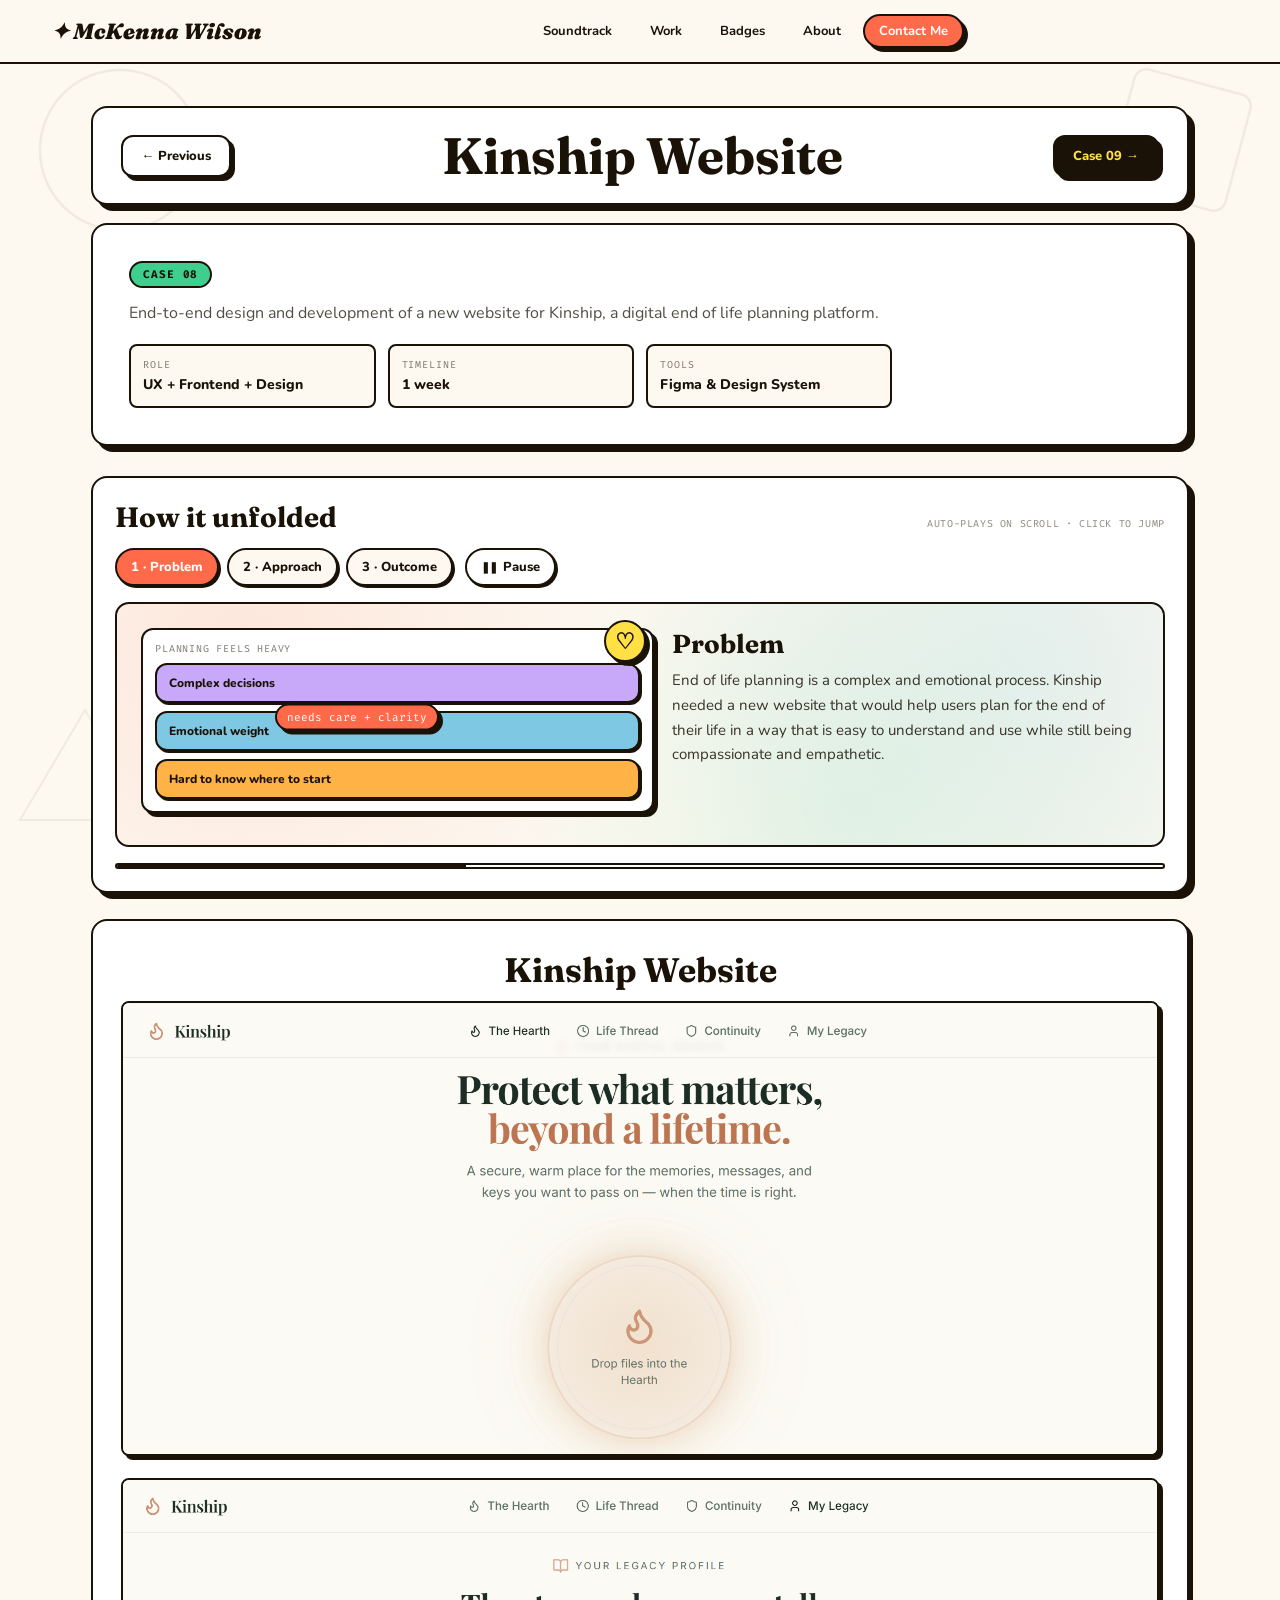
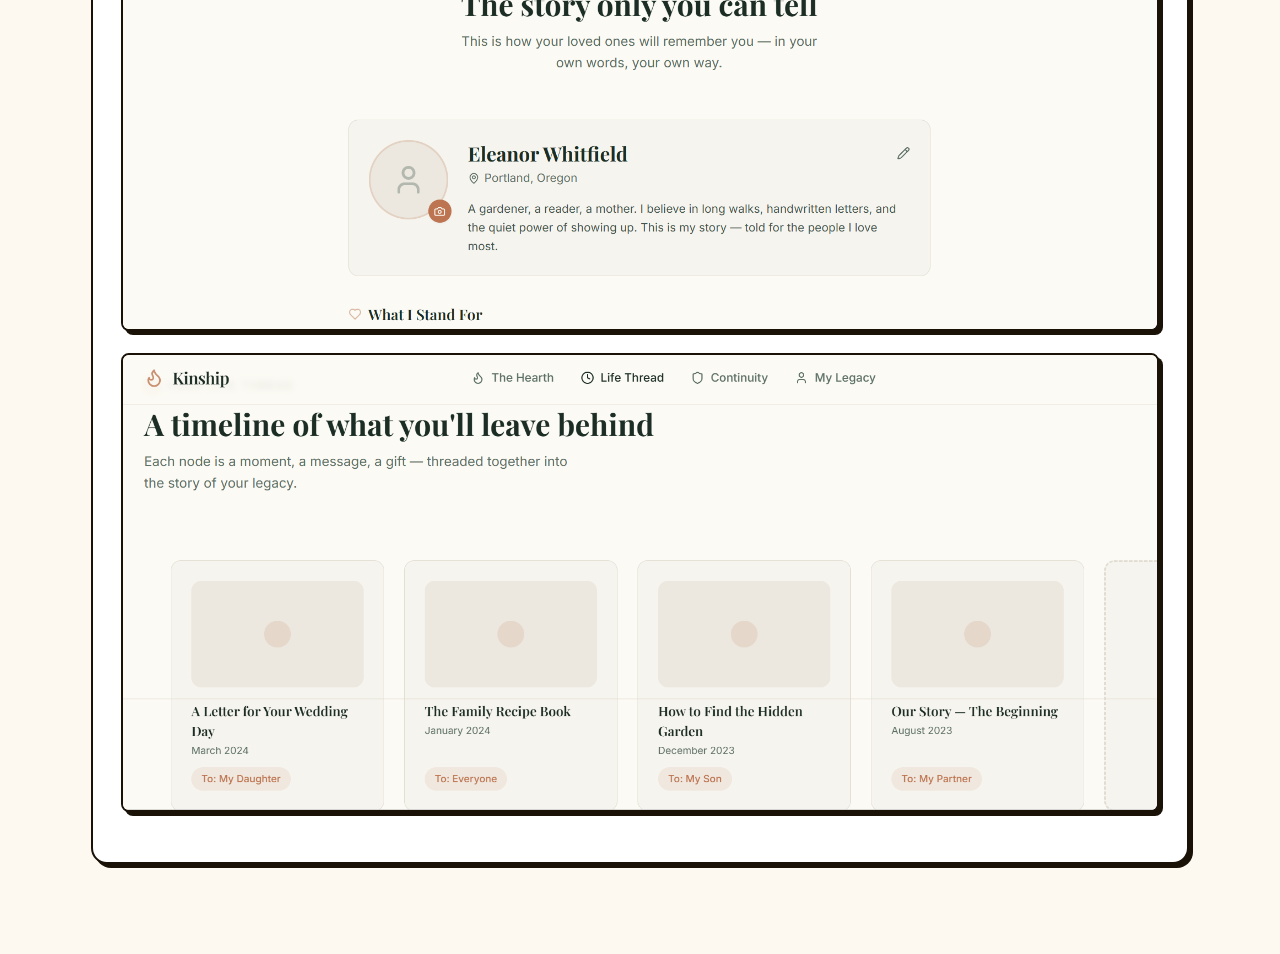
<file: case-studies/kinship-website.html>
<!DOCTYPE html>
<html lang="en">
<head>
  <meta charset="UTF-8">
  <meta name="viewport" content="width=device-width, initial-scale=1.0">
  <title>Kinship Website Case Study</title>
  <link rel="icon" type="image/x-icon" href="../assets/favicon.ico">
  <link rel="icon" type="image/png" sizes="32x32" href="../assets/favicon-32x32.png">
  <link rel="icon" type="image/png" sizes="16x16" href="../assets/favicon-16x16.png">
  <link rel="apple-touch-icon" sizes="180x180" href="../assets/apple-touch-icon.png">
  <link rel="preconnect" href="https://fonts.googleapis.com">
  <link href="https://fonts.googleapis.com/css2?family=Fraunces:ital,opsz,wght@0,9..144,300;0,9..144,700;0,9..144,900;1,9..144,300;1,9..144,700&family=Nunito:wght@400;600;700;800;900&family=Fira+Code:wght@400;500&display=swap" rel="stylesheet">
  <link rel="stylesheet" href="case-study.css?v=16">
  <style>
    .domus-gallery {
      margin-top: 26px;
    }
    .domus-gallery h2 {
      text-align: center;
    }
    .domus-gallery img {
      display: block;
      margin: 0 auto 22px;
      max-width: 100%;
      height: auto;
      border: var(--border-w) solid var(--ink);
      border-radius: var(--radius-sm);
      box-shadow: var(--shadow);
      background: #fff;
    }

    /* Kinship story visuals */
    .scene-problem .emotion-stack {
      display: grid;
      gap: 8px;
    }
    .scene-problem .emotion-stack span {
      border: 2px solid var(--ink);
      border-radius: 12px;
      padding: 10px 12px;
      font-size: 12px;
      font-weight: 800;
      background: #fff;
      box-shadow: 2px 2px 0 var(--ink);
    }
    .scene-problem .emotion-stack span:nth-child(1) { background: var(--lilac); }
    .scene-problem .emotion-stack span:nth-child(2) { background: var(--sky); }
    .scene-problem .emotion-stack span:nth-child(3) { background: var(--peach); }
    .scene-outcome .path-steps {
      display: grid;
      gap: 8px;
    }
    .scene-outcome .path-steps .step {
      border: 2px solid var(--ink);
      border-radius: 12px;
      background: #fff;
      padding: 10px 12px;
      font-size: 12px;
      font-weight: 800;
      box-shadow: 2px 2px 0 var(--ink);
      display: flex;
      align-items: center;
      gap: 10px;
    }
    .scene-outcome .path-steps .step i {
      width: 22px;
      height: 22px;
      border-radius: 50%;
      border: 2px solid var(--ink);
      background: var(--mint);
      display: grid;
      place-items: center;
      font-style: normal;
      font-size: 11px;
      flex-shrink: 0;
    }
    .scene-outcome .path-steps .step:nth-child(2) i { background: var(--sky); }
    .scene-outcome .path-steps .step:nth-child(3) i { background: var(--lemon); }
  </style>
</head>
<body>
  <div class="doodle-bg">
    <svg viewBox="0 0 1440 900" fill="none" xmlns="http://www.w3.org/2000/svg" preserveAspectRatio="xMidYMid slice">
      <circle cx="200" cy="150" r="80" stroke="#1a1207" stroke-width="2.5"/>
      <rect x="1200" y="80" width="120" height="120" rx="12" stroke="#1a1207" stroke-width="2.5" transform="rotate(15 1260 140)"/>
      <polygon points="100,820 165,710 230,820" stroke="#1a1207" stroke-width="2" fill="none"/>
    </svg>
  </div>

  <div class="nav-backdrop" id="navBackdrop" aria-hidden="true"></div>
  <nav class="case-nav" id="caseNav" aria-label="Case study navigation">
    <a class="nav-logo" href="../index.html?skipLoader=1&v=cassette3">✦ McKenna Wilson</a>
    <div class="nav-menu" id="navMenu">
      <div class="nav-links">
        <a href="../index.html?skipLoader=1&v=cassette3#vibe">Soundtrack</a>
        <a href="../index.html?skipLoader=1&v=cassette3#projects">Work</a>
        <a href="../index.html?skipLoader=1&v=cassette3#achievements">Badges</a>
        <a href="../index.html?skipLoader=1&v=cassette3#about">About</a>
        <a href="../index.html?skipLoader=1&v=cassette3#contact" class="contact-btn">Contact Me</a>
      </div>
    </div>
    <div class="nav-actions">
      <button type="button" class="nav-toggle" id="navToggle" aria-label="Open menu" aria-expanded="false" aria-controls="navMenu">
        <span class="nav-toggle-bar"></span>
        <span class="nav-toggle-bar"></span>
        <span class="nav-toggle-bar"></span>
      </button>
    </div>
  </nav>

  <main class="page">
        <section class="case-title-bar">
      <a class="btn btn-outline" href="edas-site-redesign.html">← Previous</a>
      <h1>Kinship Website</h1>
      <a class="btn btn-fill" href="aol-site-redesign.html">Case 09 →</a>
    </section>

    <section class="hero">
      <div class="eyebrow">Case 08</div>
      <p class="subtitle">End-to-end design and development of a new website for Kinship, a digital end of life planning platform.</p>
      <div class="meta-grid">
        <div class="meta-item"><div class="meta-label">Role</div><div class="meta-value">UX + Frontend + Design</div></div>
        <div class="meta-item"><div class="meta-label">Timeline</div><div class="meta-value">1 week</div></div>
        <div class="meta-item"><div class="meta-label">Tools</div><div class="meta-value">Figma & Design System</div></div>
      </div>
    </section>

    <section class="story-reel" id="storyReel" aria-label="Project story animation">
      <div class="story-reel-header">
        <h2>How it unfolded</h2>
        <span class="story-reel-hint">Auto-plays on scroll · click to jump</span>
      </div>

      <div class="story-tabs" role="tablist" aria-label="Story stages">
        <button type="button" class="story-tab is-active" role="tab" aria-selected="true" data-step="0">1 · Problem</button>
        <button type="button" class="story-tab" role="tab" aria-selected="false" data-step="1">2 · Approach</button>
        <button type="button" class="story-tab" role="tab" aria-selected="false" data-step="2">3 · Outcome</button>
        <button type="button" class="story-pause" id="storyPauseBtn" aria-pressed="false" aria-label="Pause story">
          <span class="pause-icon" aria-hidden="true">❚❚</span>
          <span class="pause-label">Pause</span>
        </button>
      </div>

      <div class="story-stage">
        <div class="story-scene scene-problem is-active" data-step="0" role="tabpanel">
          <div class="story-viz" aria-hidden="true">
            <div class="viz-card hr-panel">
              <div class="viz-label">Planning feels heavy</div>
              <div class="emotion-stack">
                <span>Complex decisions</span>
                <span>Emotional weight</span>
                <span>Hard to know where to start</span>
              </div>
            </div>
            <div class="confused">♡</div>
            <div class="mismatch">needs care + clarity</div>
          </div>
          <div class="story-copy">
            <h3>Problem</h3>
            <p>End of life planning is a complex and emotional process. Kinship needed a new website that would help users plan for the end of their life in a way that is easy to understand and use while still being compassionate and empathetic.</p>
          </div>
        </div>

        <div class="story-scene scene-approach" data-step="1" role="tabpanel" hidden>
          <div class="story-viz" aria-hidden="true">
            <span class="spark">✦</span>
            <div class="stack">
              <div class="chip">Compassionate design system</div>
              <div class="chip">Clear, calm website structure</div>
              <div class="chip">Usability testing with real users</div>
            </div>
            <div class="count-up">
              <div class="stat"><strong>DS</strong><span>system</span></div>
              <div class="stat"><strong>UX</strong><span>clarity</span></div>
              <div class="stat"><strong>Test</strong><span>validate</span></div>
            </div>
          </div>
          <div class="story-copy">
            <h3>Approach</h3>
            <p>Created a design system and website for Kinship that is easy to understand and use while still being compassionate and empathetic.</p>
            <ul>
              <li>Created a design system that is easy to understand and use while still being compassionate and empathetic.</li>
              <li>Created a website that is easy to understand and use while still being compassionate and empathetic.</li>
              <li>Tested the website with users to ensure it was easy to use and met their needs.</li>
            </ul>
          </div>
        </div>

        <div class="story-scene scene-outcome" data-step="2" role="tabpanel" hidden>
          <div class="story-viz" aria-hidden="true">
            <div class="viz-card">
              <div class="viz-label">A clearer path forward</div>
              <div class="path-steps">
                <div class="step"><i>1</i> Understand options</div>
                <div class="step"><i>2</i> Plan at your pace</div>
                <div class="step"><i>3</i> Feel supported</div>
              </div>
            </div>
            <div class="ai-bubble">Easy to use — without losing warmth or empathy.</div>
            <div class="check"><i>✓</i> Compassionate end-of-life planning experience</div>
          </div>
          <div class="story-copy">
            <h3>Outcome</h3>
            <p>A compassionate and empathetic website that helps users plan for the end of their life in a way that is easy to understand and use.</p>
          </div>
        </div>
      </div>

      <div class="story-progress" aria-hidden="true"><span id="storyProgressBar"></span></div>
    </section>

    <article class="panel domus-gallery">
      <h2>Kinship Website</h2>
      <img src="../assets/kinsip--dash.png" alt="Kinship dashboard">
      <img src="../assets/kindship2.png" alt="Kinship website screen 2">
      <img src="../assets/kinship3.png" alt="Kinship website screen 3">
    </article>

   
  </main>
  <script src="../assets/vibes/vibe-persist.js?v=20261105d"></script>
  <script src="case-study.js?v=10"></script>
</body>
</html>
</file>
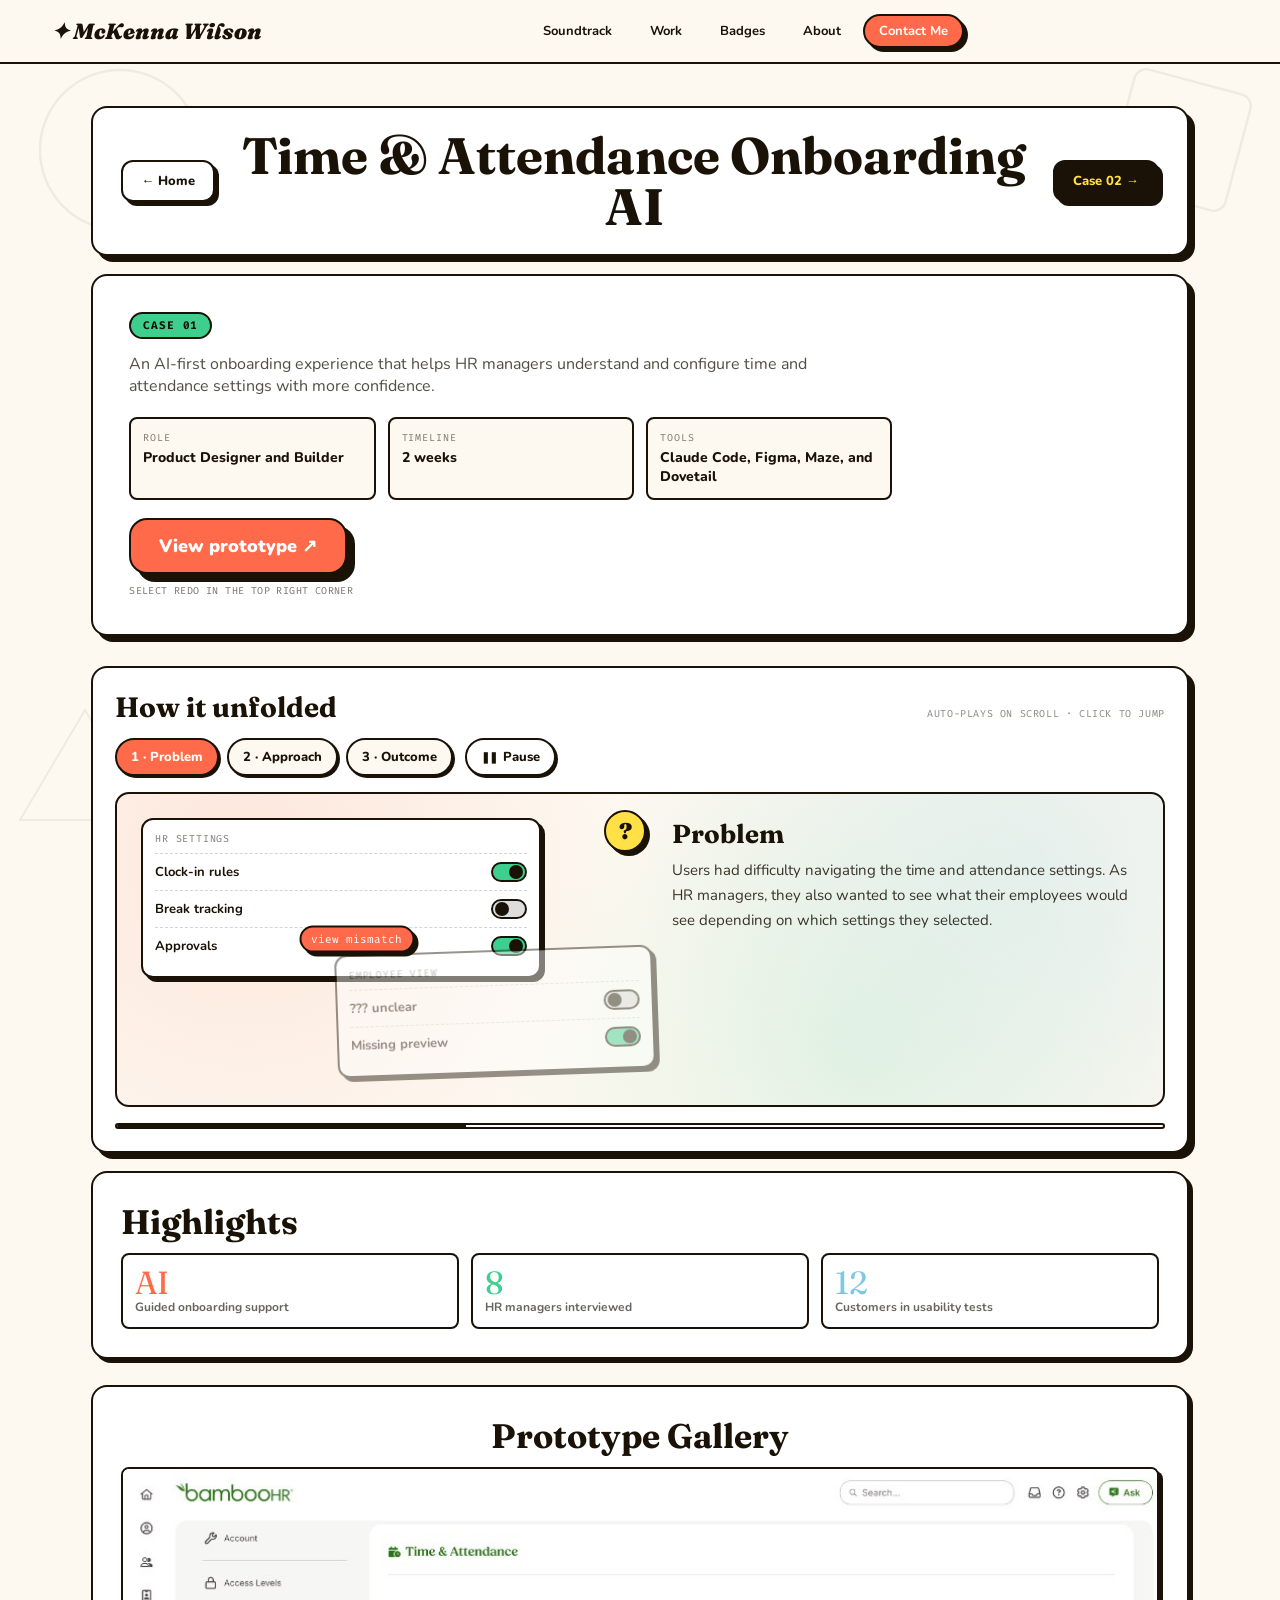
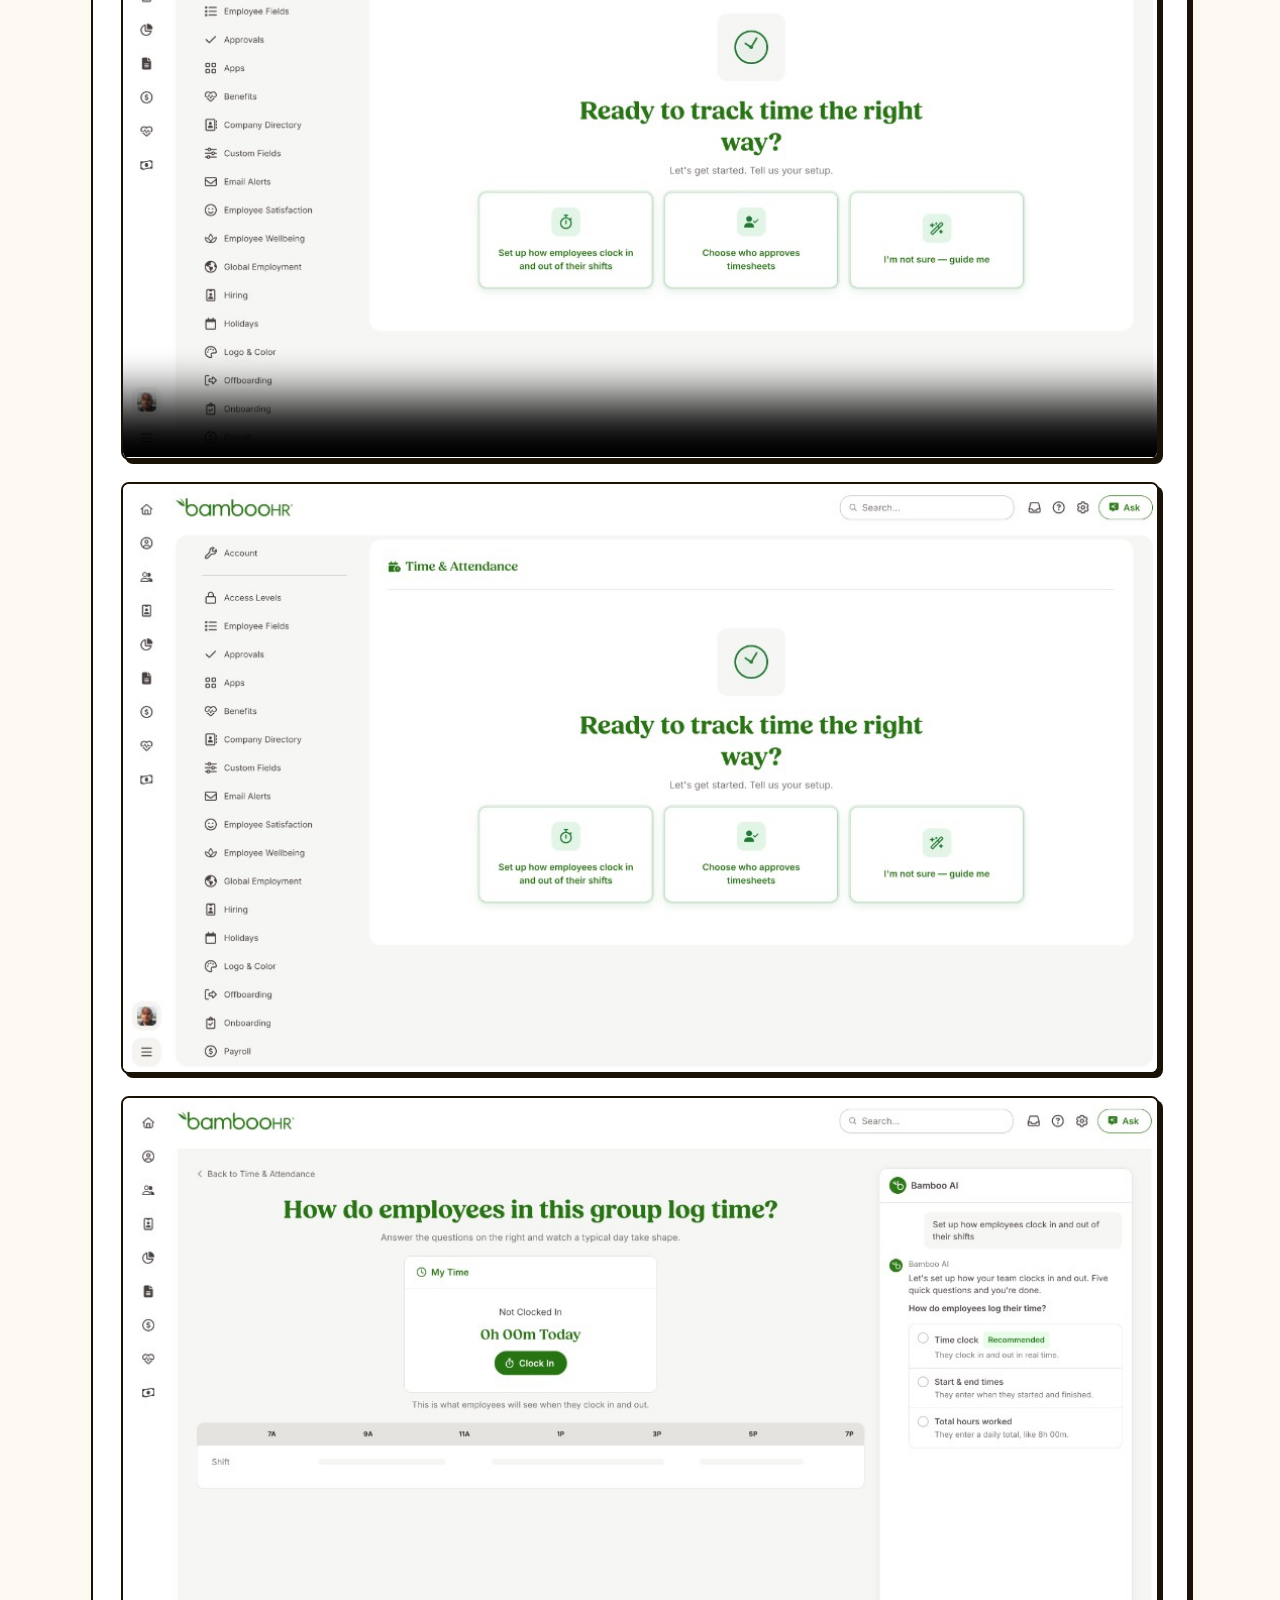
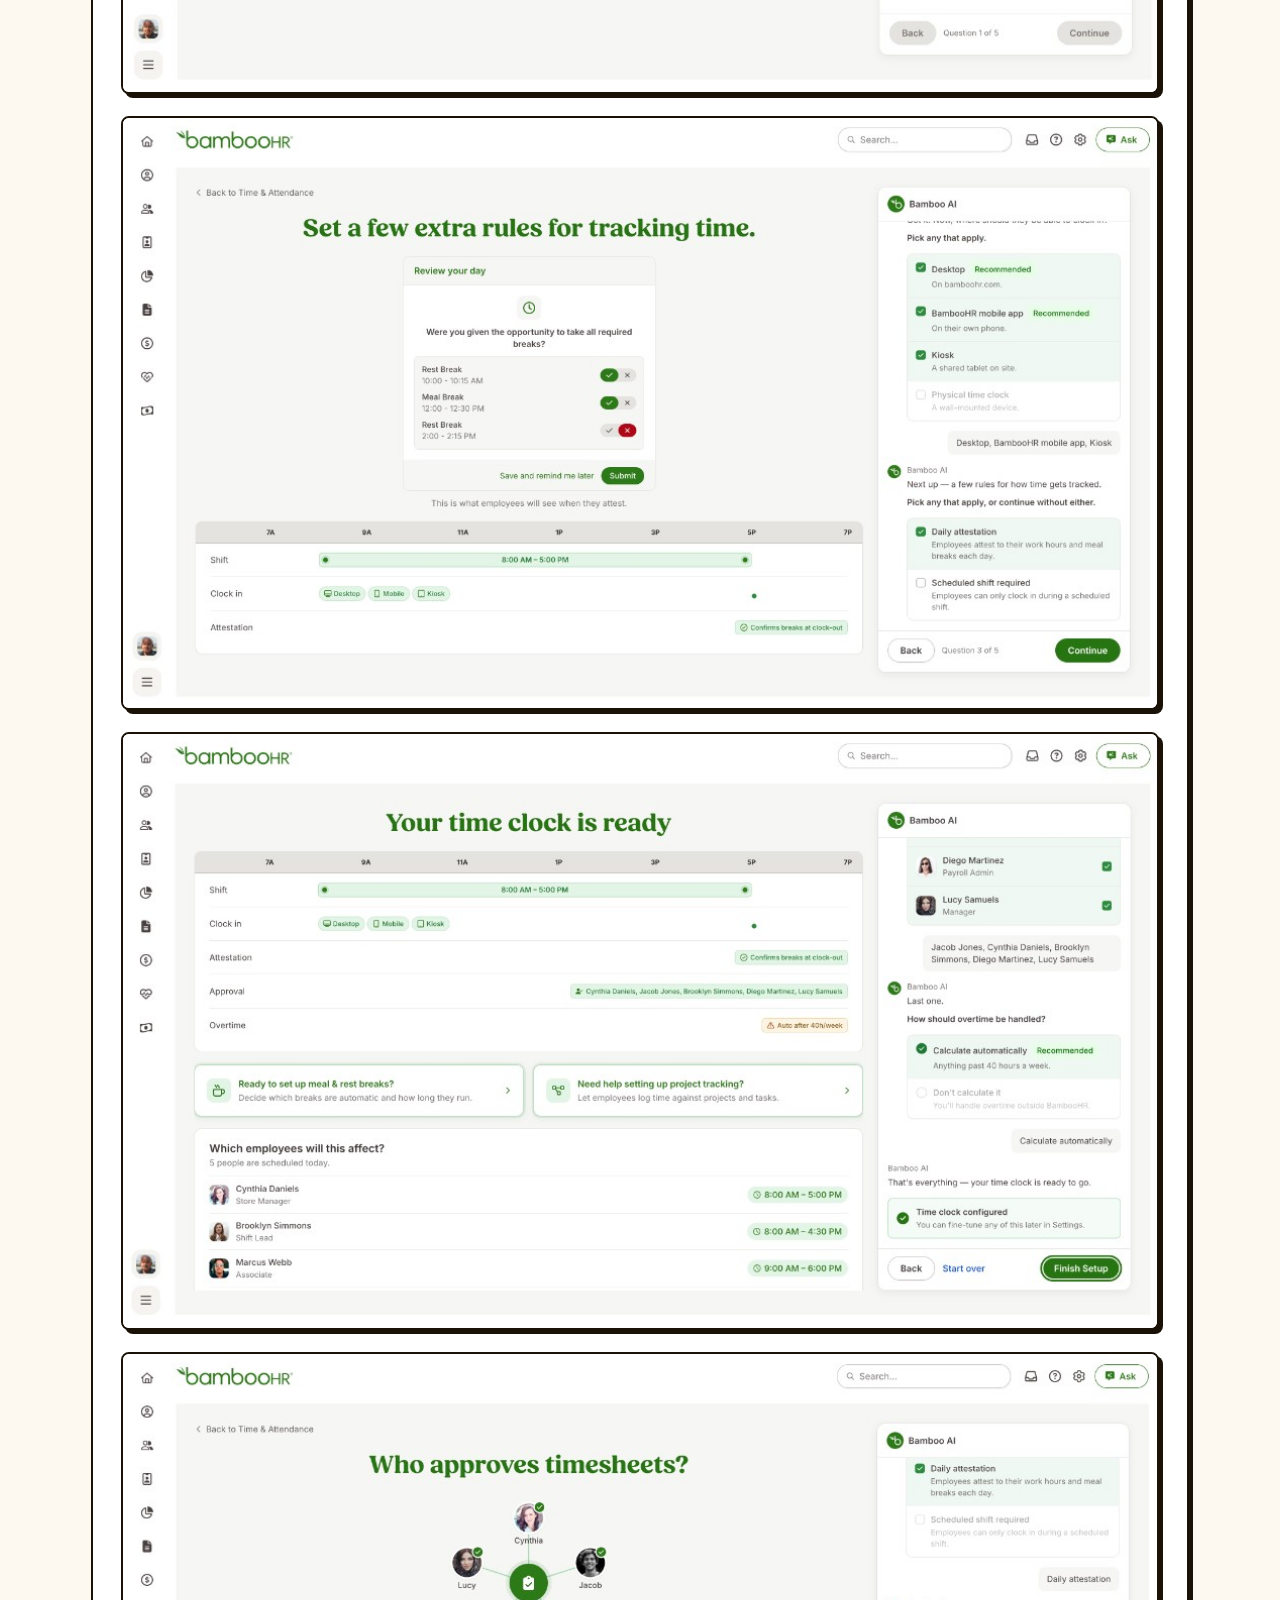
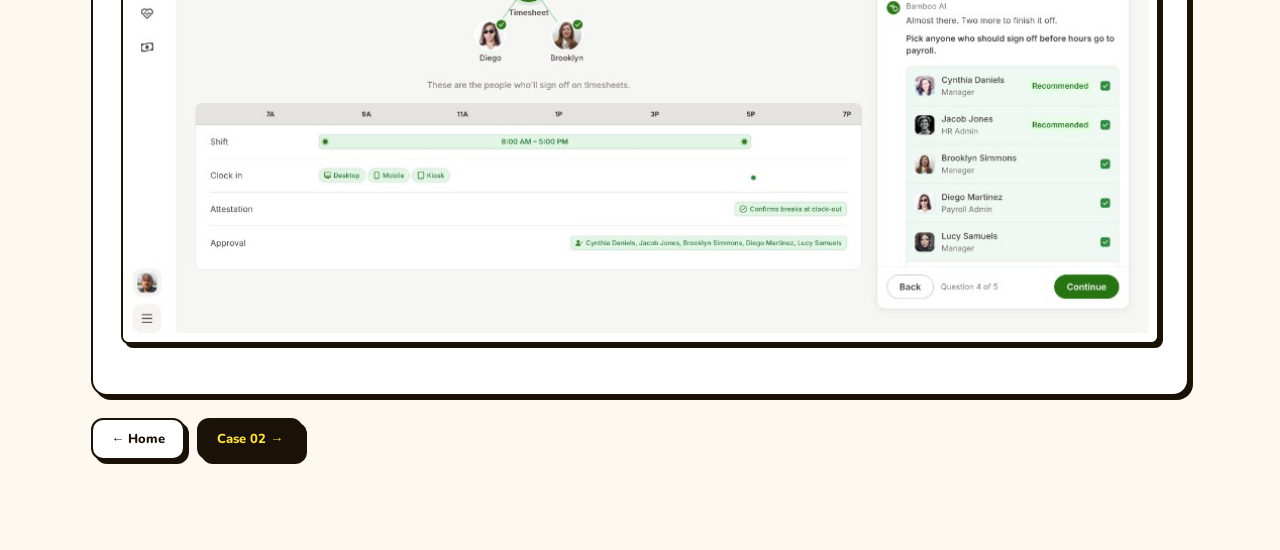
<file: case-studies/time-attendance-onboarding-ai.html>
<!DOCTYPE html>
<html lang="en">
<head>
  <meta charset="UTF-8">
  <meta name="viewport" content="width=device-width, initial-scale=1.0">
  <title>Time &amp; Attendance Onboarding AI Case Study</title>
  <link rel="icon" type="image/x-icon" href="../assets/favicon.ico">
  <link rel="icon" type="image/png" sizes="32x32" href="../assets/favicon-32x32.png">
  <link rel="icon" type="image/png" sizes="16x16" href="../assets/favicon-16x16.png">
  <link rel="apple-touch-icon" sizes="180x180" href="../assets/apple-touch-icon.png">
  <link rel="preconnect" href="https://fonts.googleapis.com">
  <link href="https://fonts.googleapis.com/css2?family=Fraunces:ital,opsz,wght@0,9..144,300;0,9..144,700;0,9..144,900;1,9..144,300;1,9..144,700&family=Nunito:wght@400;600;700;800;900&family=Fira+Code:wght@400;500&display=swap" rel="stylesheet">
  <link rel="stylesheet" href="case-study.css?v=16">
  <style>
    .prototype-note {
      display: block;
      margin-top: 10px;
      font-family: var(--mono);
      font-size: 10px;
      line-height: 1.4;
      opacity: 0.58;
      text-transform: uppercase;
      letter-spacing: 0.04em;
    }
    .prototype-action {
      margin-top: 18px;
    }
    .prototype-link {
      display: inline-block;
      text-decoration: none;
      border: var(--border-w) solid var(--ink);
      border-radius: 18px;
      padding: 14px 28px;
      background: var(--coral);
      color: #fff;
      box-shadow: 8px 8px 0 var(--ink);
      font-size: 18px;
      font-weight: 900;
      transition: transform 0.15s, box-shadow 0.15s, background 0.15s;
    }
    .prototype-link:hover {
      background: #ff5c39;
      transform: translate(-2px, -2px);
      box-shadow: var(--shadow-lg);
    }
    .time-gallery {
      margin-top: 26px;
    }
    .time-gallery h2 {
      text-align: center;
    }
    .time-gallery video,
    .time-gallery img {
      display: block;
      width: 100%;
      max-width: 100%;
      height: auto;
      margin: 0 auto 22px;
      border: var(--border-w) solid var(--ink);
      border-radius: var(--radius-sm);
      box-shadow: var(--shadow);
      background: #fff;
    }

    /* ── Story reel: Problem → Approach → Outcome ── */
    .story-reel {
      background: #fff;
      border: var(--border-w) solid var(--ink);
      border-radius: var(--radius);
      box-shadow: var(--shadow-lg);
      padding: 22px;
      margin-bottom: 18px;
      overflow: hidden;
    }

    .story-reel-header {
      display: flex;
      align-items: baseline;
      justify-content: space-between;
      gap: 12px;
      margin-bottom: 14px;
      flex-wrap: wrap;
    }

    .story-reel-header h2 {
      font-family: var(--display);
      font-size: 28px;
      margin: 0;
    }

    .story-reel-hint {
      font-family: var(--mono);
      font-size: 10px;
      letter-spacing: 0.06em;
      text-transform: uppercase;
      opacity: 0.5;
    }

    .story-tabs {
      display: flex;
      gap: 8px;
      flex-wrap: wrap;
      margin-bottom: 16px;
      align-items: center;
    }

    .story-tab {
      appearance: none;
      border: var(--border-w) solid var(--ink);
      border-radius: 999px;
      background: var(--cream);
      color: var(--ink);
      font-family: var(--sans);
      font-size: 13px;
      font-weight: 800;
      padding: 8px 14px;
      cursor: pointer;
      box-shadow: 2px 2px 0 var(--ink);
      transition: transform 0.15s, box-shadow 0.15s, background 0.15s;
    }

    .story-tab:hover {
      transform: translate(-1px, -1px);
      box-shadow: 3px 3px 0 var(--ink);
    }

    .story-tab.is-active[data-step="0"] { background: var(--coral); color: #fff; }
    .story-tab.is-active[data-step="1"] { background: var(--lemon); }
    .story-tab.is-active[data-step="2"] { background: var(--mint); }

    .story-pause {
      appearance: none;
      border: var(--border-w) solid var(--ink);
      border-radius: 999px;
      background: #fff;
      color: var(--ink);
      font-family: var(--sans);
      font-size: 13px;
      font-weight: 800;
      padding: 8px 14px;
      cursor: pointer;
      box-shadow: 2px 2px 0 var(--ink);
      transition: transform 0.15s, box-shadow 0.15s, background 0.15s;
      margin-left: 4px;
      display: inline-flex;
      align-items: center;
      gap: 6px;
    }

    .story-pause:hover {
      transform: translate(-1px, -1px);
      box-shadow: 3px 3px 0 var(--ink);
      background: var(--cream);
    }

    .story-pause.is-paused {
      background: var(--ink);
      color: var(--lemon);
    }

    .story-pause .pause-icon {
      font-size: 11px;
      letter-spacing: -1px;
      line-height: 1;
    }

    .story-stage {
      position: relative;
      border: var(--border-w) solid var(--ink);
      border-radius: 14px;
      background:
        radial-gradient(circle at 12% 20%, rgba(255, 107, 74, 0.12), transparent 40%),
        radial-gradient(circle at 88% 18%, rgba(126, 200, 227, 0.16), transparent 42%),
        radial-gradient(circle at 70% 85%, rgba(62, 207, 142, 0.12), transparent 45%),
        var(--cream);
      overflow: visible;
      margin-bottom: 16px;
    }

    .story-scene {
      display: none;
      padding: 24px;
      grid-template-columns: 1.1fr 1fr;
      gap: 18px;
      align-items: start;
      opacity: 0;
      transform: translateY(10px);
    }

    .story-scene.is-active {
      display: grid;
      opacity: 1;
      transform: translateY(0);
      animation: sceneIn 0.4s cubic-bezier(.34, 1.2, .64, 1);
    }

    .story-viz {
      position: relative;
      min-height: 0;
      padding-bottom: 8px;
    }

    .story-copy h3 {
      font-family: var(--display);
      font-size: 26px;
      margin-bottom: 8px;
    }

    .story-copy p {
      font-size: 15px;
      line-height: 1.65;
      opacity: 0.85;
      margin-bottom: 10px;
    }

    .story-copy ul {
      margin-left: 18px;
    }

    .story-copy li {
      margin-bottom: 6px;
      line-height: 1.45;
      font-size: 14px;
    }

    .viz-card {
      border: var(--border-w) solid var(--ink);
      border-radius: 12px;
      background: #fff;
      box-shadow: var(--shadow);
      padding: 12px;
    }

    .viz-label {
      font-family: var(--mono);
      font-size: 10px;
      letter-spacing: 0.08em;
      text-transform: uppercase;
      opacity: 0.55;
      margin-bottom: 8px;
    }

    .toggle-row {
      display: flex;
      align-items: center;
      justify-content: space-between;
      gap: 10px;
      padding: 8px 0;
      border-top: 1.5px dashed rgba(26, 18, 7, 0.18);
      font-size: 13px;
      font-weight: 700;
    }

    .toggle-row:first-of-type { border-top: 0; }

    .toggle {
      width: 36px;
      height: 20px;
      border-radius: 999px;
      border: 2px solid var(--ink);
      background: #ddd;
      position: relative;
      flex-shrink: 0;
    }

    .toggle::after {
      content: '';
      position: absolute;
      top: 1px;
      left: 2px;
      width: 14px;
      height: 14px;
      border-radius: 50%;
      background: var(--ink);
      transition: transform 0.25s;
    }

    .toggle.on { background: var(--mint); }
    .toggle.on::after { transform: translateX(14px); }

    /* Problem scene motion */
    .scene-problem .hr-panel { animation: wobble 1.8s ease-in-out infinite; }
    .scene-problem .employee-panel {
      opacity: 0.45;
      filter: blur(0.4px);
      transform: rotate(-2deg);
    }
    .scene-problem .confused {
      position: absolute;
      top: -8px;
      right: 8px;
      width: 42px;
      height: 42px;
      border: var(--border-w) solid var(--ink);
      border-radius: 50%;
      background: var(--lemon);
      display: grid;
      place-items: center;
      font-family: var(--display);
      font-size: 22px;
      font-weight: 900;
      box-shadow: var(--shadow);
      animation: popAsk 1.4s ease-in-out infinite;
    }
    .scene-problem .mismatch {
      position: absolute;
      left: 42%;
      top: 46%;
      transform: translate(-50%, -50%);
      font-family: var(--mono);
      font-size: 11px;
      background: var(--coral);
      color: #fff;
      border: 2px solid var(--ink);
      border-radius: 999px;
      padding: 4px 10px;
      box-shadow: var(--shadow);
      animation: pulseBadge 1.2s ease-in-out infinite;
      white-space: nowrap;
      z-index: 2;
    }

    /* Approach scene */
    .scene-approach .stack {
      display: grid;
      gap: 10px;
    }
    .scene-approach .chip {
      border: 2px solid var(--ink);
      border-radius: 999px;
      padding: 8px 12px;
      font-size: 12px;
      font-weight: 800;
      background: #fff;
      box-shadow: 2px 2px 0 var(--ink);
      opacity: 0;
      transform: translateX(-12px);
    }
    .story-scene.is-active.scene-approach .chip:nth-child(1) {
      background: var(--lilac);
      animation: slideIn 0.45s 0.1s forwards;
    }
    .story-scene.is-active.scene-approach .chip:nth-child(2) {
      background: var(--sky);
      animation: slideIn 0.45s 0.28s forwards;
    }
    .story-scene.is-active.scene-approach .chip:nth-child(3) {
      background: var(--lemon);
      animation: slideIn 0.45s 0.46s forwards;
    }
    .scene-approach .count-up {
      display: flex;
      gap: 10px;
      margin-top: 12px;
    }
    .scene-approach .stat {
      flex: 1;
      border: 2px solid var(--ink);
      border-radius: 12px;
      background: #fff;
      padding: 10px;
      text-align: center;
      box-shadow: 2px 2px 0 var(--ink);
    }
    .scene-approach .stat strong {
      display: block;
      font-family: var(--display);
      font-size: 28px;
      line-height: 1;
    }
    .scene-approach .stat span {
      font-size: 11px;
      font-weight: 700;
      opacity: 0.65;
    }
    .scene-approach .spark {
      position: absolute;
      right: 8px;
      top: 0;
      font-size: 22px;
      animation: spinStar 3s linear infinite;
    }

    /* Outcome scene */
    .scene-outcome .sync-row {
      display: grid;
      grid-template-columns: 1fr auto 1fr;
      gap: 10px;
      align-items: center;
    }
    .scene-outcome .bridge {
      width: 34px;
      height: 34px;
      border-radius: 50%;
      border: 2px solid var(--ink);
      background: var(--mint);
      display: grid;
      place-items: center;
      font-weight: 900;
      box-shadow: var(--shadow);
      animation: pulseBadge 1.5s ease-in-out infinite;
    }
    .scene-outcome .ai-bubble {
      margin-top: 12px;
      border: 2px solid var(--ink);
      border-radius: 14px 14px 14px 4px;
      background: var(--lemon);
      padding: 10px 12px;
      font-size: 13px;
      font-weight: 700;
      box-shadow: var(--shadow);
      max-width: 92%;
      animation: bubbleIn 0.5s 0.2s both;
    }
    .scene-outcome .check {
      display: inline-flex;
      align-items: center;
      gap: 6px;
      margin-top: 10px;
      font-size: 12px;
      font-weight: 800;
    }
    .scene-outcome .check i {
      width: 18px;
      height: 18px;
      border-radius: 50%;
      background: var(--mint);
      border: 2px solid var(--ink);
      display: grid;
      place-items: center;
      font-style: normal;
      font-size: 11px;
    }

    .story-progress {
      height: 6px;
      border: 2px solid var(--ink);
      border-radius: 999px;
      background: #fff;
      overflow: hidden;
      margin-top: 4px;
    }

    .story-progress > span {
      display: block;
      height: 100%;
      width: 0%;
      background: var(--ink);
      transition: width 0.35s ease;
    }

    @keyframes wobble {
      0%, 100% { transform: rotate(0deg); }
      30% { transform: rotate(-1.4deg); }
      60% { transform: rotate(1.2deg); }
    }
    @keyframes popAsk {
      0%, 100% { transform: scale(1) rotate(-6deg); }
      50% { transform: scale(1.08) rotate(4deg); }
    }
    @keyframes pulseBadge {
      0%, 100% { transform: translate(-50%, -50%) scale(1); }
      50% { transform: translate(-50%, -50%) scale(1.06); }
    }
    .scene-outcome .bridge { animation-name: pulseBridge; }
    @keyframes pulseBridge {
      0%, 100% { transform: scale(1); }
      50% { transform: scale(1.08); }
    }
    @keyframes slideIn {
      to { opacity: 1; transform: translateX(0); }
    }
    @keyframes bubbleIn {
      from { opacity: 0; transform: translateY(8px); }
      to { opacity: 1; transform: translateY(0); }
    }
    @keyframes spinStar {
      to { transform: rotate(360deg); }
    }

    @keyframes sceneIn {
      from { opacity: 0; transform: translateY(10px); }
      to { opacity: 1; transform: translateY(0); }
    }

    @media (max-width: 820px) {
      .story-scene.is-active {
        grid-template-columns: 1fr;
        padding: 16px;
      }
      .content-grid .panel > div {
        grid-template-columns: 1fr !important;
      }
    }

    @media (prefers-reduced-motion: reduce) {
      .story-scene.is-active,
      .scene-problem .hr-panel,
      .scene-problem .confused,
      .scene-problem .mismatch,
      .scene-approach .chip,
      .scene-approach .spark,
      .scene-outcome .bridge,
      .scene-outcome .ai-bubble {
        animation: none !important;
        transition: none !important;
      }
      .story-scene.is-active.scene-approach .chip {
        opacity: 1;
        transform: none;
      }
    }
  </style>
</head>
<body>
  <div class="doodle-bg">
    <svg viewBox="0 0 1440 900" fill="none" xmlns="http://www.w3.org/2000/svg" preserveAspectRatio="xMidYMid slice">
      <circle cx="200" cy="150" r="80" stroke="#1a1207" stroke-width="2.5"/>
      <rect x="1200" y="80" width="120" height="120" rx="12" stroke="#1a1207" stroke-width="2.5" transform="rotate(15 1260 140)"/>
      <polygon points="100,820 165,710 230,820" stroke="#1a1207" stroke-width="2" fill="none"/>
    </svg>
  </div>

  <div class="nav-backdrop" id="navBackdrop" aria-hidden="true"></div>
  <nav class="case-nav" id="caseNav" aria-label="Case study navigation">
    <a class="nav-logo" href="../index.html?skipLoader=1&v=cassette3">✦ McKenna Wilson</a>
    <div class="nav-menu" id="navMenu">
      <div class="nav-links">
        <a href="../index.html?skipLoader=1&v=cassette3#vibe">Soundtrack</a>
        <a href="../index.html?skipLoader=1&v=cassette3#projects">Work</a>
        <a href="../index.html?skipLoader=1&v=cassette3#achievements">Badges</a>
        <a href="../index.html?skipLoader=1&v=cassette3#about">About</a>
        <a href="../index.html?skipLoader=1&v=cassette3#contact" class="contact-btn">Contact Me</a>
      </div>
    </div>
    <div class="nav-actions">
      <button type="button" class="nav-toggle" id="navToggle" aria-label="Open menu" aria-expanded="false" aria-controls="navMenu">
        <span class="nav-toggle-bar"></span>
        <span class="nav-toggle-bar"></span>
        <span class="nav-toggle-bar"></span>
      </button>
    </div>
  </nav>

  <main class="page">
        <section class="case-title-bar">
      <a class="btn btn-outline" href="../index.html?skipLoader=1&v=cassette3#projects">← Home</a>
      <h1>Time &amp; Attendance Onboarding AI</h1>
      <a class="btn btn-fill" href="bamboohr-automatic-meal-and-rest-breaks.html">Case 02 →</a>
    </section>

    <section class="hero">
      <div class="eyebrow">Case 01</div>
      <p class="subtitle">An AI-first onboarding experience that helps HR managers understand and configure time and attendance settings with more confidence.</p>
      <div class="meta-grid">
        <div class="meta-item"><div class="meta-label">Role</div><div class="meta-value">Product Designer and Builder</div></div>
        <div class="meta-item"><div class="meta-label">Timeline</div><div class="meta-value">2 weeks</div></div>
        <div class="meta-item"><div class="meta-label">Tools</div><div class="meta-value">Claude Code, Figma, Maze, and Dovetail</div></div>
      </div>
      <div class="prototype-action">
        <a class="prototype-link" href="https://time-and-attendance-onboarding.netlify.app" target="_blank" rel="noopener noreferrer">View prototype ↗</a>
        <span class="prototype-note">select redo in the top right corner</span>
      </div>
    </section>

    <section class="story-reel" id="storyReel" aria-label="Project story animation">
      <div class="story-reel-header">
        <h2>How it unfolded</h2>
        <span class="story-reel-hint">Auto-plays on scroll · click to jump</span>
      </div>

      <div class="story-tabs" role="tablist" aria-label="Story stages">
        <button type="button" class="story-tab is-active" role="tab" aria-selected="true" data-step="0">1 · Problem</button>
        <button type="button" class="story-tab" role="tab" aria-selected="false" data-step="1">2 · Approach</button>
        <button type="button" class="story-tab" role="tab" aria-selected="false" data-step="2">3 · Outcome</button>
        <button type="button" class="story-pause" id="storyPauseBtn" aria-pressed="false" aria-label="Pause story">
          <span class="pause-icon" aria-hidden="true">❚❚</span>
          <span class="pause-label">Pause</span>
        </button>
      </div>

      <div class="story-stage">
        <div class="story-scene scene-problem is-active" data-step="0" role="tabpanel">
          <div class="story-viz" aria-hidden="true">
            <div class="viz-card hr-panel" style="max-width:78%">
              <div class="viz-label">HR settings</div>
              <div class="toggle-row"><span>Clock-in rules</span><span class="toggle on"></span></div>
              <div class="toggle-row"><span>Break tracking</span><span class="toggle"></span></div>
              <div class="toggle-row"><span>Approvals</span><span class="toggle on"></span></div>
            </div>
            <div class="viz-card employee-panel" style="max-width:62%; margin:-28px 0 0 auto;">
              <div class="viz-label">Employee view</div>
              <div class="toggle-row"><span>??? unclear</span><span class="toggle"></span></div>
              <div class="toggle-row"><span>Missing preview</span><span class="toggle on"></span></div>
            </div>
            <div class="confused">?</div>
            <div class="mismatch">view mismatch</div>
          </div>
          <div class="story-copy">
            <h3>Problem</h3>
            <p>Users had difficulty navigating the time and attendance settings. As HR managers, they also wanted to see what their employees would see depending on which settings they selected.</p>
          </div>
        </div>

        <div class="story-scene scene-approach" data-step="1" role="tabpanel" hidden>
          <div class="story-viz" aria-hidden="true">
            <span class="spark">✦</span>
            <div class="stack">
              <div class="chip">✦ Prototype with Claude</div>
              <div class="chip">Interview 8 HR managers</div>
              <div class="chip">Usability test with 12 customers</div>
            </div>
            <div class="count-up">
              <div class="stat"><strong>8</strong><span>interviews</span></div>
              <div class="stat"><strong>12</strong><span>usability tests</span></div>
              <div class="stat"><strong>AI</strong><span>design tools</span></div>
            </div>
          </div>
          <div class="story-copy">
            <h3>Approach</h3>
            <p>Began divergent thinking and prototyping with Claude. Performed user interviews with 8 HR managers and conducted usability tests with 12 customers. Utilized different AI tools to ensure my designs stayed within design system components.</p>
            <ul>
              <li>Explored AI-assisted onboarding patterns and interaction flows.</li>
              <li>Validated the experience through interviews and usability testing.</li>
              <li>Used AI tools to move quickly while staying aligned to design system components.</li>
            </ul>
          </div>
        </div>

        <div class="story-scene scene-outcome" data-step="2" role="tabpanel" hidden>
          <div class="story-viz" aria-hidden="true">
            <div class="sync-row">
              <div class="viz-card">
                <div class="viz-label">HR configures</div>
                <div class="toggle-row"><span>Clock-in</span><span class="toggle on"></span></div>
                <div class="toggle-row"><span>Breaks</span><span class="toggle on"></span></div>
              </div>
              <div class="bridge">AI</div>
              <div class="viz-card">
                <div class="viz-label">Employee preview</div>
                <div class="toggle-row"><span>Matches live</span><span class="toggle on"></span></div>
                <div class="toggle-row"><span>Clear path</span><span class="toggle on"></span></div>
              </div>
            </div>
            <div class="ai-bubble">“I’ll walk you through each setting and show the employee view as you go.”</div>
            <div class="check"><i>✓</i> AI-first onboarding shipped</div>
          </div>
          <div class="story-copy">
            <h3>Outcome</h3>
            <p>Designed and developed an AI-first time and attendance onboarding experience.</p>
          </div>
        </div>
      </div>

      <div class="story-progress" aria-hidden="true"><span id="storyProgressBar"></span></div>
    </section>

    <section class="content-grid">
      <aside class="panel" style="grid-column: 1 / -1;">
        <h2>Highlights</h2>
        <div style="display:grid; grid-template-columns: repeat(3, minmax(0,1fr)); gap:12px;">
          <div class="kpi" style="margin:0">
            <div class="kpi-num" style="color:var(--coral)">AI</div>
            <div class="kpi-label">Guided onboarding support</div>
          </div>
          <div class="kpi" style="margin:0">
            <div class="kpi-num" style="color:var(--mint)">8</div>
            <div class="kpi-label">HR managers interviewed</div>
          </div>
          <div class="kpi" style="margin:0">
            <div class="kpi-num" style="color:var(--sky)">12</div>
            <div class="kpi-label">Customers in usability tests</div>
          </div>
        </div>
      </aside>
    </section>

    <article class="panel time-gallery">
      <h2>Prototype Gallery</h2>
      <video class="autoplay-gallery-video" controls autoplay muted loop playsinline preload="auto" poster="../assets/time-attendance-onboarding-01.png">
        <source src="../assets/time-attendance-onboarding-demo.mp4" type="video/mp4">
        <source src="../assets/time-attendance-onboarding-demo.mov" type="video/quicktime">
        Your browser does not support the video tag.
      </video>
      <img src="../assets/time-attendance-onboarding-01.png" alt="Time and attendance onboarding start screen">
      <img src="../assets/time-attendance-onboarding-02.png" alt="AI-guided employee clock-in setup screen">
      <img src="../assets/time-attendance-onboarding-03.png" alt="AI-guided time tracking rules setup screen">
      <img src="../assets/time-attendance-onboarding-04.png" alt="Configured time clock summary screen">
      <img src="../assets/time-attendance-onboarding-05.png" alt="Timesheet approval setup screen">
    </article>

    <div class="nav-footer">
      <a class="btn btn-outline" href="../index.html?skipLoader=1&v=cassette3#projects">← Home</a>
      <a class="btn btn-fill" href="bamboohr-automatic-meal-and-rest-breaks.html">Case 02 →</a>
    </div>
  </main>
  <script>
    const galleryVideo = document.querySelector('.autoplay-gallery-video');
    if (galleryVideo) {
      galleryVideo.muted = true;
      galleryVideo.defaultMuted = true;

      const playGalleryVideo = () => {
        galleryVideo.play().catch(() => {
          const retry = () => {
            galleryVideo.play().finally(() => {
              window.removeEventListener('click', retry);
              window.removeEventListener('touchstart', retry);
            });
          };
          window.addEventListener('click', retry, { once: true });
          window.addEventListener('touchstart', retry, { once: true });
        });
      };

      galleryVideo.load();
      galleryVideo.addEventListener('canplay', playGalleryVideo, { once: true });

      if (document.readyState === 'loading') {
        document.addEventListener('DOMContentLoaded', playGalleryVideo);
      } else {
        playGalleryVideo();
      }
    }
  </script>
  <script src="../assets/vibes/vibe-persist.js?v=20261105d"></script>
  <script src="case-study.js?v=10"></script>
</body>
</html>
</file>
<file: case-studies/case-study.css>
:root {
  --cream: #fdf8f0;
  --ink: #1a1207;
  --coral: #ff6b4a;
  --mint: #3ecf8e;
  --lemon: #ffe145;
  --sky: #7ec8e3;
  --lilac: #c8a8f9;
  --peach: #ffb347;
  --border-w: 2.5px;
  --radius: 16px;
  --radius-sm: 8px;
  --shadow: 4px 4px 0px var(--ink);
  --shadow-lg: 6px 6px 0px var(--ink);
  --display: 'Fraunces', serif;
  --sans: 'Nunito', sans-serif;
  --mono: 'Fira Code', monospace;
  --content-max: 1080px;
  --page-gutter: clamp(20px, 4vw, 80px);
}

*, *::before, *::after { box-sizing: border-box; margin: 0; padding: 0; }
body { font-family: var(--sans); background: var(--cream); color: var(--ink); }
a { color: inherit; }

.doodle-bg { position: fixed; inset: 0; pointer-events: none; z-index: 0; overflow: hidden; opacity: 0.055; }
.doodle-bg svg { width: 100%; height: 100%; }

.nav-backdrop {
  display: none;
  position: fixed;
  inset: 0;
  z-index: 9;
  background: rgba(26, 18, 7, 0.35);
  opacity: 0;
  pointer-events: none;
  transition: opacity 0.25s ease;
}

.nav-backdrop.show {
  opacity: 1;
  pointer-events: auto;
}

nav.case-nav {
  position: sticky;
  top: 0;
  z-index: 10;
  padding: 14px var(--page-gutter);
  display: flex;
  align-items: center;
  justify-content: space-between;
  gap: 12px;
  background: var(--cream);
  border-bottom: var(--border-w) solid var(--ink);
}

nav.case-nav .nav-logo {
  text-decoration: none;
  font-family: var(--display);
  font-size: 22px;
  font-style: italic;
  font-weight: 900;
  color: var(--ink);
  white-space: nowrap;
  display: flex;
  align-items: center;
  gap: 8px;
  flex-shrink: 0;
}

nav.case-nav .nav-menu {
  display: contents;
}

nav.case-nav .nav-links {
  display: flex;
  gap: 6px;
  align-items: center;
  flex: 1;
  justify-content: center;
}

nav.case-nav .nav-links a {
  font-size: 13px;
  font-weight: 700;
  color: var(--ink);
  text-decoration: none;
  padding: 6px 14px;
  border-radius: 100px;
  border: var(--border-w) solid transparent;
  transition: all 0.15s;
}

nav.case-nav .nav-links a:hover {
  background: var(--lemon);
  border-color: var(--ink);
  box-shadow: var(--shadow);
  transform: translateY(-2px);
}

nav.case-nav .nav-links .contact-btn {
  background: var(--coral);
  color: #fff;
  border-color: var(--ink);
  box-shadow: var(--shadow);
}

nav.case-nav .nav-links .contact-btn:hover {
  background: #ff5c39;
  color: var(--ink);
  border-color: var(--ink);
  box-shadow: var(--shadow-lg);
  transform: translateY(-2px);
}

nav.case-nav .nav-actions {
  display: flex;
  align-items: center;
  gap: 10px;
  flex-shrink: 0;
}

nav.case-nav .nav-toggle {
  display: none;
  width: 44px;
  height: 44px;
  border: var(--border-w) solid var(--ink);
  border-radius: 10px;
  background: var(--lemon);
  box-shadow: var(--shadow);
  cursor: pointer;
  flex-direction: column;
  align-items: center;
  justify-content: center;
  gap: 5px;
  padding: 0;
  flex-shrink: 0;
  transition: transform 0.15s, box-shadow 0.15s;
}

nav.case-nav .nav-toggle:hover {
  transform: translate(-2px, -2px);
  box-shadow: var(--shadow-lg);
}

nav.case-nav .nav-toggle-bar {
  display: block;
  width: 20px;
  height: 2.5px;
  background: var(--ink);
  border-radius: 2px;
  transition: transform 0.25s ease, opacity 0.25s ease;
}

nav.case-nav.menu-open .nav-toggle-bar:nth-child(1) {
  transform: translateY(7.5px) rotate(45deg);
}

nav.case-nav.menu-open .nav-toggle-bar:nth-child(2) {
  opacity: 0;
}

nav.case-nav.menu-open .nav-toggle-bar:nth-child(3) {
  transform: translateY(-7.5px) rotate(-45deg);
}

.nav-footer .btn,
.case-title-bar .btn {
  flex: 0 0 auto;
  min-width: 0;
  display: inline-flex;
  align-items: center;
  justify-content: center;
  text-align: center;
  white-space: nowrap;
  text-decoration: none;
}

.case-title-bar {
  background: #fff;
  border: var(--border-w) solid var(--ink);
  border-radius: var(--radius);
  box-shadow: var(--shadow-lg);
  padding: 22px 28px;
  margin-bottom: 18px;
  display: grid;
  grid-template-columns: auto minmax(0, 1fr) auto;
  align-items: center;
  gap: 18px;
}

.case-title-bar h1 {
  margin: 0;
  min-width: 0;
  text-align: center;
}

.case-title-bar .btn-outline {
  justify-self: start;
}

.case-title-bar .btn-fill {
  justify-self: end;
}

.btn {
  display: inline-block;
  text-decoration: none;
  border: var(--border-w) solid var(--ink);
  border-radius: 12px;
  padding: 10px 18px;
  font-size: 13px;
  font-weight: 800;
  box-shadow: var(--shadow);
}
.btn-fill { background: var(--ink); color: var(--lemon); }
.btn-outline { background: #fff; }

.page {
  position: relative;
  z-index: 1;
  max-width: var(--content-max);
  margin: 0 auto;
  padding: 42px var(--page-gutter) 90px;
}

.hero {
  background: #fff;
  border: var(--border-w) solid var(--ink);
  border-radius: var(--radius);
  box-shadow: var(--shadow-lg);
  padding: 30px;
  margin-bottom: 30px;
}
.eyebrow {
  display: inline-block;
  border: var(--border-w) solid var(--ink);
  border-radius: 999px;
  padding: 4px 12px;
  font-size: 11px;
  font-family: var(--mono);
  font-weight: 700;
  letter-spacing: 0.08em;
  text-transform: uppercase;
  background: var(--mint);
  margin-bottom: 14px;
}
h1 {
  font-family: var(--display);
  font-size: clamp(34px, 5vw, 56px);
  line-height: 1;
  margin-bottom: 10px;
}
.subtitle {
  font-size: 16px;
  opacity: 0.75;
  max-width: 760px;
  margin-bottom: 20px;
}
.meta-grid {
  display: grid;
  grid-template-columns: repeat(4, minmax(0, 1fr));
  gap: 12px;
}
.meta-item {
  border: var(--border-w) solid var(--ink);
  border-radius: var(--radius-sm);
  background: var(--cream);
  padding: 12px;
}
.meta-label {
  font-family: var(--mono);
  font-size: 10px;
  letter-spacing: 0.09em;
  opacity: 0.55;
  text-transform: uppercase;
  margin-bottom: 4px;
}
.meta-value { font-size: 14px; font-weight: 800; }

.content-grid {
  display: grid;
  grid-template-columns: 2fr 1fr;
  gap: 18px;
}
.panel {
  background: #fff;
  border: var(--border-w) solid var(--ink);
  border-radius: var(--radius);
  box-shadow: var(--shadow);
  padding: 24px;
}
.panel h2 {
  font-family: var(--display);
  font-size: 30px;
  margin-bottom: 10px;
}
.panel p {
  font-size: 15px;
  line-height: 1.7;
  opacity: 0.85;
  margin-bottom: 14px;
}
.panel ul { margin-left: 20px; }
.panel li { margin-bottom: 8px; line-height: 1.5; }

.kpi {
  border: var(--border-w) solid var(--ink);
  border-radius: var(--radius-sm);
  background: #fff;
  padding: 12px;
  margin-bottom: 10px;
}
.kpi-num {
  font-family: var(--display);
  font-size: 32px;
  line-height: 1;
}
.kpi-label {
  font-size: 12px;
  font-weight: 700;
  opacity: 0.65;
}

.nav-footer {
  margin-top: 22px;
  display: flex;
  gap: 12px;
  flex-wrap: wrap;
}

.home-transition {
  position: fixed;
  inset: 0;
  z-index: 999;
  display: grid;
  place-items: center;
  background: rgba(253, 248, 240, 0.86);
  opacity: 0;
  pointer-events: none;
  transition: opacity 0.14s ease;
}

.home-transition.show {
  opacity: 1;
  pointer-events: auto;
}

.home-transition-card {
  display: flex;
  align-items: center;
  gap: 12px;
  padding: 16px 20px;
  border: var(--border-w) solid var(--ink);
  border-radius: var(--radius);
  background: #fff;
  box-shadow: var(--shadow-lg);
  font-family: var(--mono);
  font-size: 12px;
  font-weight: 700;
  letter-spacing: 0.08em;
  text-transform: uppercase;
  transform: translateY(8px) rotate(-1deg);
  transition: transform 0.18s cubic-bezier(.34,1.56,.64,1);
}

.home-transition.show .home-transition-card {
  transform: translateY(0) rotate(-1deg);
}

.home-transition-spinner {
  width: 18px;
  height: 18px;
  border: 3px solid var(--ink);
  border-top-color: var(--coral);
  border-radius: 50%;
  animation: homeTransitionSpin 0.45s linear infinite;
}

body.home-transitioning {
  overflow: hidden;
}

@keyframes homeTransitionSpin {
  to { transform: rotate(360deg); }
}

@media (prefers-reduced-motion: reduce) {
  .home-transition,
  .home-transition-card {
    transition: none;
  }

  .home-transition-spinner {
    animation: none;
  }
}

@media (max-width: 900px) {
  .meta-grid { grid-template-columns: 1fr 1fr; }
  .content-grid { grid-template-columns: 1fr; }

  .case-title-bar {
    grid-template-columns: 1fr 1fr;
    padding: 18px 20px;
    gap: 14px;
  }

  .case-title-bar h1 {
    grid-column: 1 / -1;
    order: -1;
    font-size: clamp(28px, 7vw, 40px);
  }

  .case-title-bar .btn {
    width: 100%;
  }
}

@media (max-width: 820px) {
  nav.case-nav {
    padding: 12px 16px;
    flex-wrap: wrap;
  }

  nav.case-nav .nav-logo {
    font-size: 18px;
  }

  nav.case-nav .nav-toggle {
    display: flex;
  }

  .nav-backdrop {
    display: block;
  }

  nav.case-nav .nav-actions {
    margin-left: auto;
  }

  nav.case-nav .nav-menu {
    display: none;
    flex-direction: column;
    width: 100%;
    order: 3;
    padding: 8px 0 4px;
    gap: 8px;
  }

  nav.case-nav.menu-open .nav-menu {
    display: flex;
  }

  nav.case-nav .nav-links {
    flex-direction: column;
    align-items: stretch;
    width: 100%;
    gap: 8px;
    flex: none;
    justify-content: flex-start;
  }

  nav.case-nav .nav-links a {
    font-size: 15px;
    padding: 12px 16px;
    border-radius: var(--radius-sm);
    border-color: var(--ink);
    background: #fff;
    box-shadow: var(--shadow);
    text-align: center;
  }

  nav.case-nav .nav-links a:hover {
    transform: translate(-2px, -2px);
  }

  nav.case-nav .nav-links .contact-btn {
    color: #fff;
  }
}

@media (max-width: 720px) {
  .case-title-bar .btn,
  .nav-footer .btn {
    font-size: 12px;
    padding: 9px 12px;
  }
}

@media (min-width: 1280px) {
  :root { --content-max: 1200px; }
  .hero { padding: 36px; }
  h1 { font-size: clamp(40px, 4vw, 64px); }
  .panel { padding: 28px; }
  .panel h2 { font-size: 34px; }
}

@media (min-width: 1440px) {
  :root { --content-max: 1320px; }
  .content-grid { gap: 24px; }
  .subtitle { max-width: 860px; font-size: 17px; }
}

@media (min-width: 1680px) {
  :root { --content-max: 1440px; }
  .meta-grid { gap: 16px; }
}

@media (min-width: 1920px) {
  :root { --content-max: 1520px; }
  .hero { padding: 40px; margin-bottom: 36px; }
}


/* ── Shared story reel ── */
.story-reel {
  background: #fff;
  border: var(--border-w) solid var(--ink);
  border-radius: var(--radius);
  box-shadow: var(--shadow-lg);
  padding: 22px;
  margin-bottom: 18px;
  overflow: hidden;
}

.story-reel-header {
  display: flex;
  align-items: baseline;
  justify-content: space-between;
  gap: 12px;
  margin-bottom: 14px;
  flex-wrap: wrap;
}

.story-reel-header h2 {
  font-family: var(--display);
  font-size: 28px;
  margin: 0;
}

.story-reel-hint {
  font-family: var(--mono);
  font-size: 10px;
  letter-spacing: 0.06em;
  text-transform: uppercase;
  opacity: 0.5;
}

.story-tabs {
  display: flex;
  gap: 8px;
  flex-wrap: wrap;
  margin-bottom: 16px;
  align-items: center;
}

.story-tab,
.story-pause {
  appearance: none;
  border: var(--border-w) solid var(--ink);
  border-radius: 999px;
  background: var(--cream);
  color: var(--ink);
  font-family: var(--sans);
  font-size: 13px;
  font-weight: 800;
  padding: 8px 14px;
  cursor: pointer;
  box-shadow: 2px 2px 0 var(--ink);
  transition: transform 0.15s, box-shadow 0.15s, background 0.15s;
}

.story-pause {
  background: #fff;
  margin-left: 4px;
  display: inline-flex;
  align-items: center;
  gap: 6px;
}

.story-tab:hover,
.story-pause:hover {
  transform: translate(-1px, -1px);
  box-shadow: 3px 3px 0 var(--ink);
}

.story-tab.is-active[data-step="0"] { background: var(--coral); color: #fff; }
.story-tab.is-active[data-step="1"] { background: var(--lemon); }
.story-tab.is-active[data-step="2"] { background: var(--mint); }

.story-pause.is-paused {
  background: var(--ink);
  color: var(--lemon);
}

.story-pause .pause-icon {
  font-size: 11px;
  letter-spacing: -1px;
  line-height: 1;
}

.story-stage {
  position: relative;
  border: var(--border-w) solid var(--ink);
  border-radius: 14px;
  background:
    radial-gradient(circle at 12% 20%, rgba(255, 107, 74, 0.12), transparent 40%),
    radial-gradient(circle at 88% 18%, rgba(126, 200, 227, 0.16), transparent 42%),
    radial-gradient(circle at 70% 85%, rgba(62, 207, 142, 0.12), transparent 45%),
    var(--cream);
  overflow: visible;
  margin-bottom: 16px;
}

.story-scene {
  display: none;
  padding: 24px;
  grid-template-columns: 1.1fr 1fr;
  gap: 18px;
  align-items: start;
}

.story-scene.is-active {
  display: grid;
  animation: sceneIn 0.4s cubic-bezier(.34, 1.2, .64, 1);
}

.story-viz {
  position: relative;
  min-height: 0;
  padding-bottom: 8px;
}

.story-copy h3 {
  font-family: var(--display);
  font-size: 26px;
  margin-bottom: 8px;
}

.story-copy p {
  font-size: 15px;
  line-height: 1.65;
  opacity: 0.85;
  margin-bottom: 10px;
}

.story-copy ul { margin-left: 18px; }
.story-copy li {
  margin-bottom: 6px;
  line-height: 1.45;
  font-size: 14px;
}

.viz-card {
  border: var(--border-w) solid var(--ink);
  border-radius: 12px;
  background: #fff;
  box-shadow: var(--shadow);
  padding: 12px;
}

.viz-label {
  font-family: var(--mono);
  font-size: 10px;
  letter-spacing: 0.08em;
  text-transform: uppercase;
  opacity: 0.55;
  margin-bottom: 8px;
}

.toggle-row {
  display: flex;
  align-items: center;
  justify-content: space-between;
  gap: 10px;
  padding: 8px 0;
  border-top: 1.5px dashed rgba(26, 18, 7, 0.18);
  font-size: 13px;
  font-weight: 700;
}

.toggle-row:first-of-type { border-top: 0; }

.toggle {
  width: 36px;
  height: 20px;
  border-radius: 999px;
  border: 2px solid var(--ink);
  background: #ddd;
  position: relative;
  flex-shrink: 0;
}

.toggle::after {
  content: '';
  position: absolute;
  top: 1px;
  left: 2px;
  width: 14px;
  height: 14px;
  border-radius: 50%;
  background: var(--ink);
}

.toggle.on { background: var(--mint); }
.toggle.on::after { transform: translateX(14px); }

.scene-problem .confused {
  position: absolute;
  top: -8px;
  right: 8px;
  width: 42px;
  height: 42px;
  border: var(--border-w) solid var(--ink);
  border-radius: 50%;
  background: var(--lemon);
  display: grid;
  place-items: center;
  font-family: var(--display);
  font-size: 22px;
  font-weight: 900;
  box-shadow: var(--shadow);
  animation: popAsk 1.4s ease-in-out infinite;
}

.scene-problem .mismatch {
  position: absolute;
  left: 42%;
  top: 46%;
  transform: translate(-50%, -50%);
  font-family: var(--mono);
  font-size: 11px;
  background: var(--coral);
  color: #fff;
  border: 2px solid var(--ink);
  border-radius: 999px;
  padding: 4px 10px;
  box-shadow: var(--shadow);
  animation: pulseBadge 1.2s ease-in-out infinite;
  white-space: nowrap;
  z-index: 2;
}

.scene-problem .hr-panel { animation: wobble 1.8s ease-in-out infinite; }

.scene-approach .stack { display: grid; gap: 10px; }
.scene-approach .chip {
  border: 2px solid var(--ink);
  border-radius: 999px;
  padding: 8px 12px;
  font-size: 12px;
  font-weight: 800;
  background: #fff;
  box-shadow: 2px 2px 0 var(--ink);
  opacity: 0;
  transform: translateX(-12px);
}
.story-scene.is-active.scene-approach .chip:nth-child(1) {
  background: var(--lilac);
  animation: slideIn 0.45s 0.1s forwards;
}
.story-scene.is-active.scene-approach .chip:nth-child(2) {
  background: var(--sky);
  animation: slideIn 0.45s 0.28s forwards;
}
.story-scene.is-active.scene-approach .chip:nth-child(3) {
  background: var(--lemon);
  animation: slideIn 0.45s 0.46s forwards;
}
.scene-approach .count-up {
  display: flex;
  gap: 10px;
  margin-top: 12px;
}
.scene-approach .stat {
  flex: 1;
  border: 2px solid var(--ink);
  border-radius: 12px;
  background: #fff;
  padding: 10px;
  text-align: center;
  box-shadow: 2px 2px 0 var(--ink);
}
.scene-approach .stat strong {
  display: block;
  font-family: var(--display);
  font-size: 28px;
  line-height: 1;
}
.scene-approach .stat span {
  font-size: 11px;
  font-weight: 700;
  opacity: 0.65;
}
.scene-approach .spark {
  position: absolute;
  right: 8px;
  top: 0;
  font-size: 22px;
  animation: spinStar 3s linear infinite;
}

.scene-outcome .sync-row {
  display: grid;
  grid-template-columns: 1fr auto 1fr;
  gap: 10px;
  align-items: center;
}
.scene-outcome .bridge {
  width: 34px;
  height: 34px;
  border-radius: 50%;
  border: 2px solid var(--ink);
  background: var(--mint);
  display: grid;
  place-items: center;
  font-weight: 900;
  box-shadow: var(--shadow);
  animation: pulseBridge 1.5s ease-in-out infinite;
}
.scene-outcome .ai-bubble {
  margin-top: 12px;
  border: 2px solid var(--ink);
  border-radius: 14px 14px 14px 4px;
  background: var(--lemon);
  padding: 10px 12px;
  font-size: 13px;
  font-weight: 700;
  box-shadow: var(--shadow);
  max-width: 92%;
  animation: bubbleIn 0.5s 0.2s both;
}
.scene-outcome .check {
  display: inline-flex;
  align-items: center;
  gap: 6px;
  margin-top: 10px;
  font-size: 12px;
  font-weight: 800;
}
.scene-outcome .check i {
  width: 18px;
  height: 18px;
  border-radius: 50%;
  background: var(--mint);
  border: 2px solid var(--ink);
  display: grid;
  place-items: center;
  font-style: normal;
  font-size: 11px;
}

.story-progress {
  height: 6px;
  border: 2px solid var(--ink);
  border-radius: 999px;
  background: #fff;
  overflow: hidden;
  margin-top: 4px;
}
.story-progress > span {
  display: block;
  height: 100%;
  width: 0%;
  background: var(--ink);
  transition: width 0.35s ease;
}

@keyframes sceneIn {
  from { opacity: 0; transform: translateY(10px); }
  to { opacity: 1; transform: translateY(0); }
}
@keyframes wobble {
  0%, 100% { transform: rotate(0deg); }
  30% { transform: rotate(-1.4deg); }
  60% { transform: rotate(1.2deg); }
}
@keyframes popAsk {
  0%, 100% { transform: scale(1) rotate(-6deg); }
  50% { transform: scale(1.08) rotate(4deg); }
}
@keyframes pulseBadge {
  0%, 100% { transform: translate(-50%, -50%) scale(1); }
  50% { transform: translate(-50%, -50%) scale(1.06); }
}
@keyframes pulseBridge {
  0%, 100% { transform: scale(1); }
  50% { transform: scale(1.08); }
}
@keyframes slideIn {
  to { opacity: 1; transform: translateX(0); }
}
@keyframes bubbleIn {
  from { opacity: 0; transform: translateY(8px); }
  to { opacity: 1; transform: translateY(0); }
}
@keyframes spinStar {
  to { transform: rotate(360deg); }
}

@media (max-width: 820px) {
  .story-scene.is-active {
    grid-template-columns: 1fr;
    padding: 16px;
  }
}

@media (prefers-reduced-motion: reduce) {
  .story-scene.is-active,
  .scene-problem .hr-panel,
  .scene-problem .confused,
  .scene-problem .mismatch,
  .scene-approach .chip,
  .scene-approach .spark,
  .scene-outcome .bridge,
  .scene-outcome .ai-bubble {
    animation: none !important;
    transition: none !important;
  }
  .story-scene.is-active.scene-approach .chip {
    opacity: 1;
    transform: none;
  }
  .vibe-continue {
    transition: none !important;
  }
}

/* Floating vibe continue player */
.vibe-continue {
  position: fixed;
  right: max(16px, env(safe-area-inset-right));
  bottom: max(16px, env(safe-area-inset-bottom));
  z-index: 40;
  display: flex;
  align-items: center;
  gap: 10px;
  max-width: min(360px, calc(100vw - 32px));
  padding: 10px 12px;
  background: #fff;
  border: var(--border-w) solid var(--ink);
  border-radius: 999px;
  box-shadow: var(--shadow-lg);
  opacity: 0;
  transform: translateY(12px);
  transition: opacity 0.25s ease, transform 0.25s ease;
}

.vibe-continue.is-visible {
  opacity: 1;
  transform: none;
}

.vibe-continue-copy {
  min-width: 0;
  flex: 1;
  display: flex;
  flex-direction: column;
  gap: 1px;
}

.vibe-continue-label {
  font-family: var(--mono);
  font-size: 10px;
  letter-spacing: 0.08em;
  text-transform: uppercase;
  opacity: 0.45;
}

.vibe-continue-title {
  font-family: var(--display);
  font-size: 14px;
  font-weight: 700;
  line-height: 1.2;
  white-space: nowrap;
  overflow: hidden;
  text-overflow: ellipsis;
}

.vibe-continue-toggle,
.vibe-continue-next,
.vibe-continue-stop {
  flex: 0 0 auto;
  width: 36px;
  height: 36px;
  border-radius: 50%;
  border: var(--border-w) solid var(--ink);
  background: var(--ink);
  color: var(--lemon);
  font-size: 13px;
  font-weight: 800;
  cursor: pointer;
  display: inline-grid;
  place-items: center;
}

.vibe-continue-next,
.vibe-continue-stop {
  background: #fff;
  color: var(--ink);
}

.vibe-continue-stop {
  width: 30px;
  height: 30px;
  font-size: 12px;
}

.vibe-continue.needs-gesture .vibe-continue-toggle {
  animation: vibePulse 1.1s ease-in-out infinite;
}

@keyframes vibePulse {
  0%, 100% { transform: scale(1); }
  50% { transform: scale(1.08); }
}
</file>
